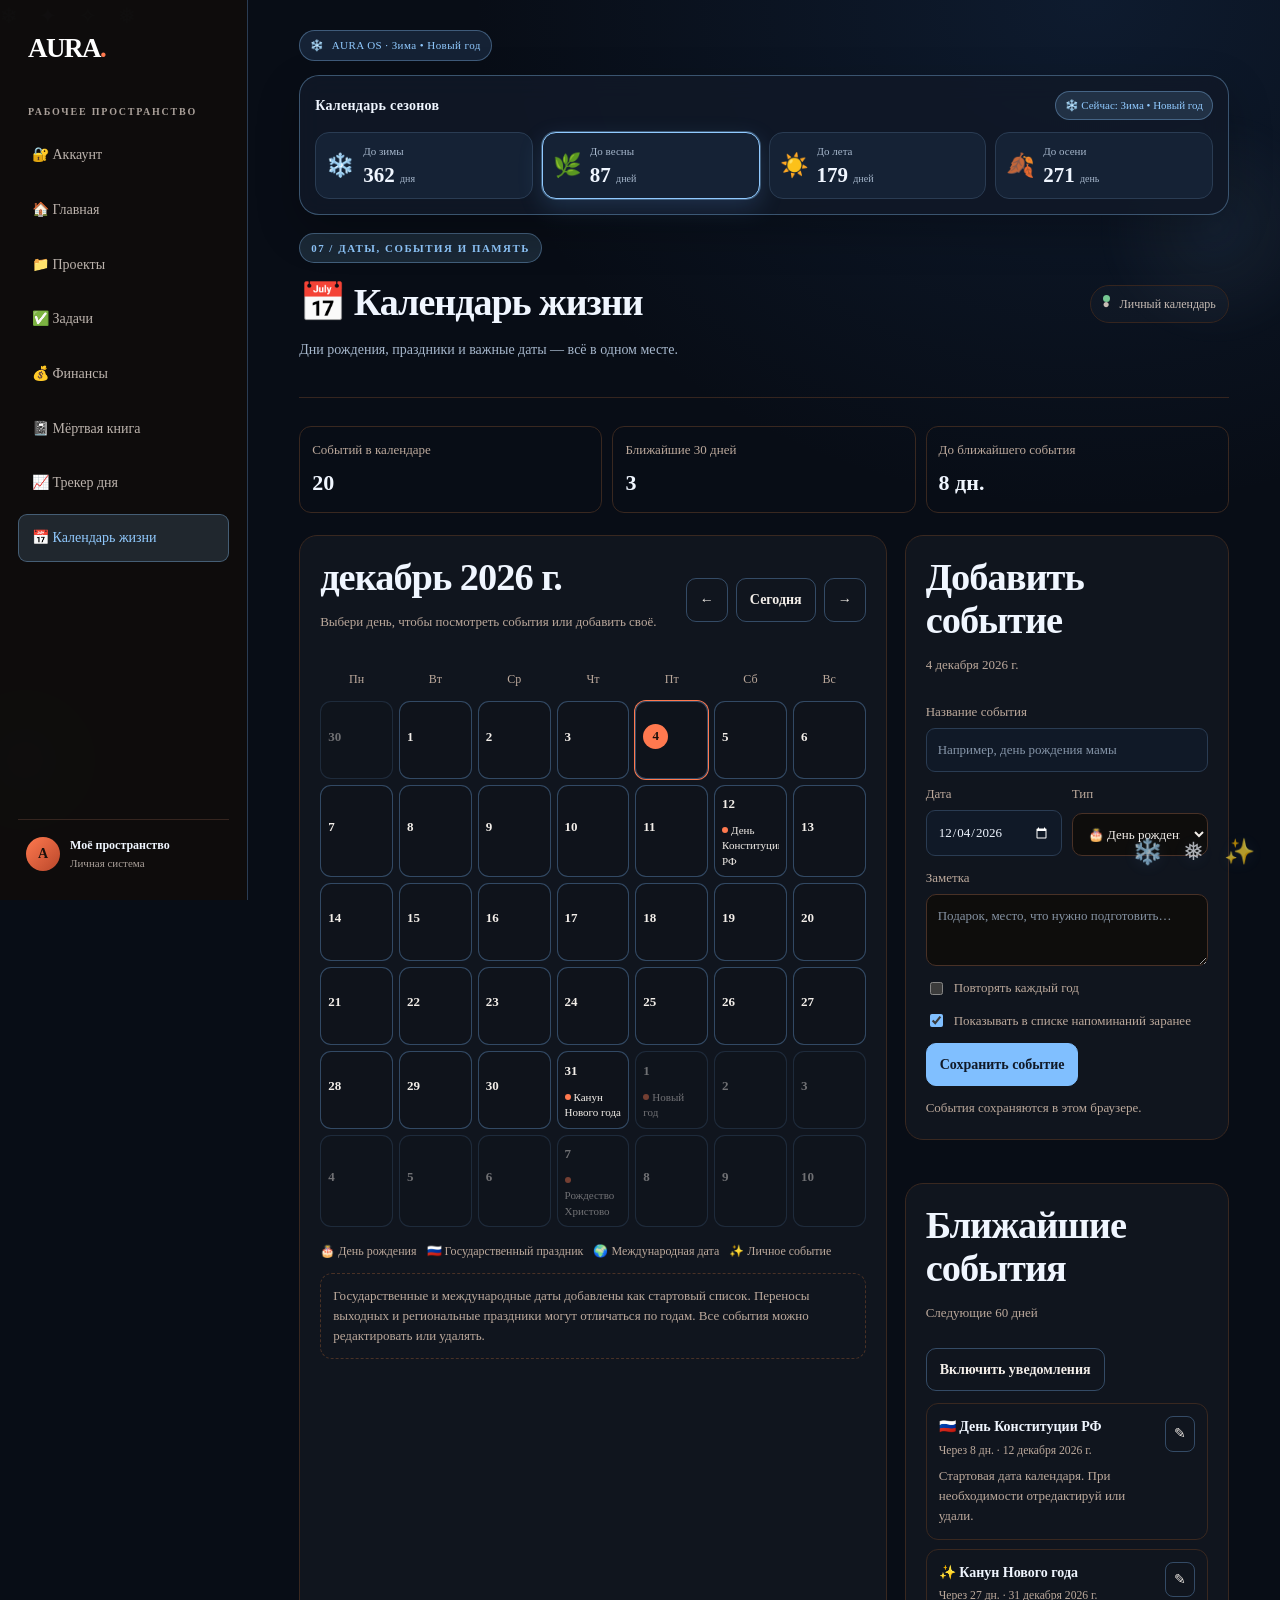
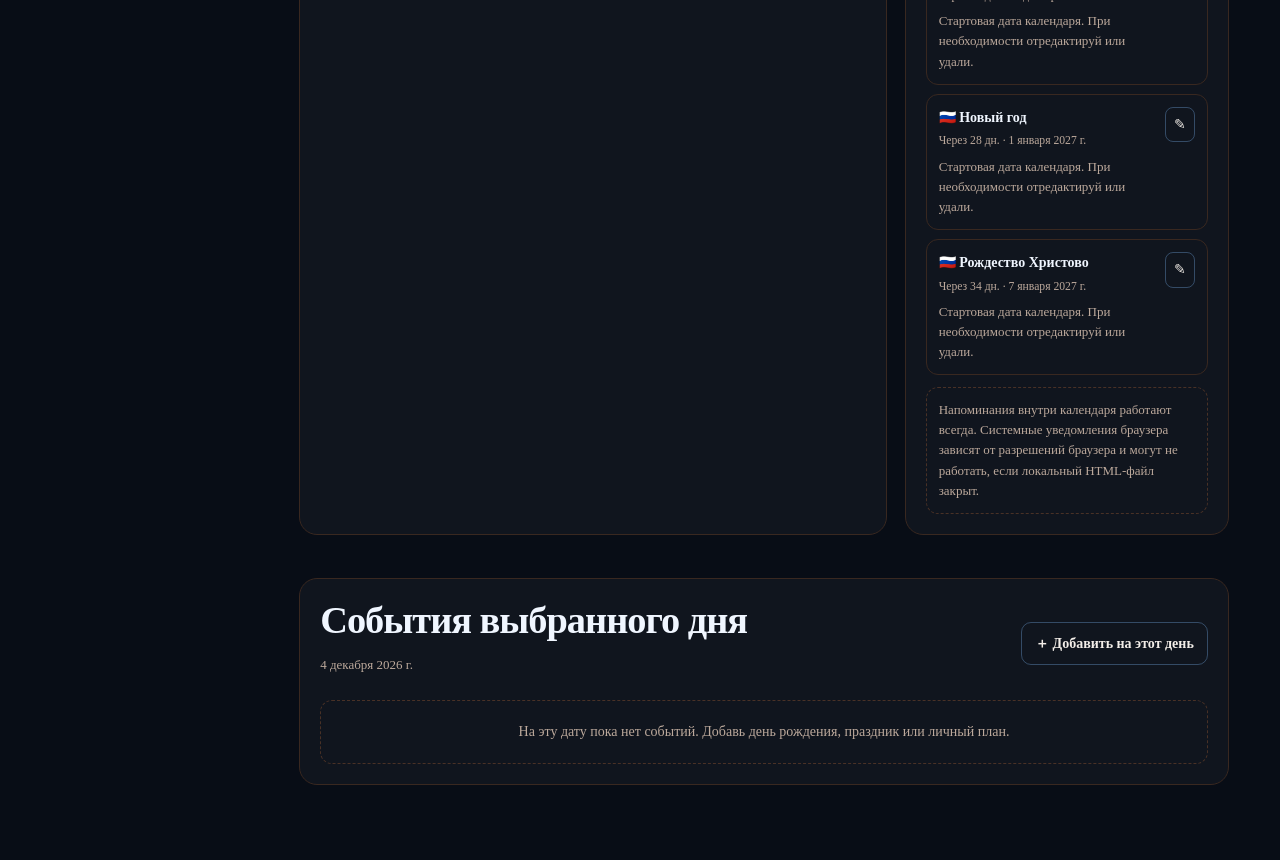
<file: pages/calendar.html>
<!doctype html>
<html lang="ru"><head><meta charset="utf-8"><meta name="viewport" content="width=device-width,initial-scale=1"><title>Календарь жизни — AURA OS</title>
<link rel="stylesheet" href="../css/main.css"><link rel="stylesheet" href="../css/seasonal-design.css">
<style>
.cal-layout{display:grid;grid-template-columns:minmax(0,1.45fr) minmax(280px,.8fr);gap:18px;margin-top:22px}.cal-card{background:var(--card-bg,rgba(255,255,255,.035));border:1px solid var(--border-color,#392820);border-radius:18px;padding:20px;min-width:0}.cal-head{display:flex;justify-content:space-between;align-items:center;gap:12px;flex-wrap:wrap}.cal-actions{display:flex;gap:8px;align-items:center}.cal-btn{border:1px solid var(--border-color,#493126);border-radius:10px;padding:10px 13px;background:var(--accent,#ff7048);color:#1b100b;font-weight:750;cursor:pointer}.cal-btn.secondary{background:transparent;color:var(--text,#fff)}.cal-grid{display:grid;grid-template-columns:repeat(7,minmax(0,1fr));gap:6px;margin-top:18px}.weekday{text-align:center;color:var(--text-muted,#bca99c);font-size:12px;padding:7px 0}.day{min-height:78px;border:1px solid var(--border-color,#392820);border-radius:11px;padding:7px;background:rgba(0,0,0,.08);cursor:pointer;color:var(--text,#fff);text-align:left;position:relative;min-width:0}.day:hover,.day.selected{border-color:var(--accent,#ff7048);box-shadow:0 0 0 1px var(--accent,#ff7048)}.day.other{opacity:.42}.day.today .day-num{background:var(--accent,#ff7048);color:#1b100b;border-radius:50%;display:inline-flex;align-items:center;justify-content:center;width:25px;height:25px}.day-num{font-weight:750;font-size:13px}.event-dots{display:flex;flex-wrap:wrap;gap:3px;margin-top:8px}.event-dot{font-size:11px;line-height:1.4;max-width:100%;overflow:hidden}.event-dot b{display:inline-block;width:6px;height:6px;border-radius:50%;background:var(--accent,#ff7048);margin:0 3px 1px 0}.cal-legend{display:flex;flex-wrap:wrap;gap:10px;color:var(--text-muted,#bca99c);font-size:12px;margin-top:15px}.cal-form{display:grid;gap:12px;margin-top:14px}.cal-form label{display:grid;gap:6px;color:var(--text-muted,#bca99c);font-size:13px}.cal-form input,.cal-form select,.cal-form textarea{width:100%;box-sizing:border-box;border:1px solid var(--border-color,#493126);border-radius:10px;background:var(--input-bg,#0e0d0c);color:var(--text,#fff);padding:11px;font:inherit}.cal-form textarea{min-height:72px;resize:vertical}.form-two{display:grid;grid-template-columns:1fr 1fr;gap:10px}.checkline{display:flex!important;align-items:center;gap:8px!important}.checkline input{width:auto}.event-list{display:grid;gap:9px;margin-top:12px}.event-item{border:1px solid var(--border-color,#392820);border-radius:12px;padding:12px;display:grid;grid-template-columns:1fr auto;gap:10px}.event-item strong{display:block}.event-item small{display:block;color:var(--text-muted,#bca99c);margin-top:4px}.event-item p{margin:6px 0 0;color:var(--text-muted,#bca99c);font-size:13px;white-space:pre-wrap}.event-tools{display:flex;gap:6px;align-items:flex-start}.event-tools button{border:1px solid var(--border-color,#493126);background:transparent;color:var(--text,#fff);border-radius:8px;padding:6px 8px;cursor:pointer}.notice{border:1px dashed var(--border-color,#493126);border-radius:12px;padding:12px;color:var(--text-muted,#bca99c);font-size:13px;margin-top:12px}.cal-stats{display:grid;grid-template-columns:repeat(3,minmax(0,1fr));gap:10px;margin-top:16px}.cal-stat{border:1px solid var(--border-color,#392820);border-radius:12px;padding:12px}.cal-stat strong{display:block;font-size:22px;margin-top:5px}.cal-muted{color:var(--text-muted,#bca99c);font-size:13px}.empty{padding:20px;text-align:center;border:1px dashed var(--border-color,#493126);border-radius:12px;color:var(--text-muted,#bca99c)}@media(max-width:950px){.cal-layout{grid-template-columns:1fr}}@media(max-width:560px){.cal-card{padding:12px}.day{min-height:57px;padding:4px}.event-dot{font-size:9px}.cal-grid{gap:3px}.form-two,.cal-stats{grid-template-columns:1fr}.event-item{grid-template-columns:1fr}}
</style></head><body data-aura-page="calendar"><div class="app"><aside class="sidebar"><div class="logo">AURA<span>.</span></div><p class="sidebar-label">РАБОЧЕЕ ПРОСТРАНСТВО</p><nav>
                <a class="nav-link" href="../auth.html">🔐 Аккаунт</a>
<a class="nav-link" href="../index.html">🏠 Главная</a><a class="nav-link" href="projects.html">📁 Проекты</a><a class="nav-link" href="tasks.html">✅ Задачи</a><a class="nav-link" href="finance.html">💰 Финансы</a><a class="nav-link" href="dead-book.html">📓 Мёртвая книга</a><a class="nav-link" href="day-tracker.html">📈 Трекер дня</a><a class="nav-link active" href="calendar.html">📅 Календарь жизни</a>
</nav><div class="sidebar-bottom"><div class="avatar">A</div><div><strong>Моё пространство</strong><small>Личная система</small></div></div></aside>
<main class="main"><div class="topbar"><div><span class="eyebrow page-identity">07 / ДАТЫ, СОБЫТИЯ И ПАМЯТЬ</span><h1>📅 Календарь жизни</h1><p>Дни рождения, праздники и важные даты — всё в одном месте.</p></div><div class="status"><span>●</span> Личный календарь</div></div>
<div class="cal-stats"><div class="cal-stat"><span class="cal-muted">Событий в календаре</span><strong id="totalEvents">0</strong></div><div class="cal-stat"><span class="cal-muted">Ближайшие 30 дней</span><strong id="upcomingCount">0</strong></div><div class="cal-stat"><span class="cal-muted">До ближайшего события</span><strong id="nextEvent">—</strong></div></div>
<div class="cal-layout"><section class="cal-card"><div class="cal-head"><div><h2 id="monthTitle" style="margin:0">Месяц</h2><p class="cal-muted">Выбери день, чтобы посмотреть события или добавить своё.</p></div><div class="cal-actions"><button class="cal-btn secondary" id="prevMonth" aria-label="Предыдущий месяц">←</button><button class="cal-btn secondary" id="todayBtn">Сегодня</button><button class="cal-btn secondary" id="nextMonth" aria-label="Следующий месяц">→</button></div></div><div class="cal-grid" id="calendarGrid"></div><div class="cal-legend"><span>🎂 День рождения</span><span>🇷🇺 Государственный праздник</span><span>🌍 Международная дата</span><span>✨ Личное событие</span></div><div class="notice">Государственные и международные даты добавлены как стартовый список. Переносы выходных и региональные праздники могут отличаться по годам. Все события можно редактировать или удалять.</div></section>
<div style="display:grid;gap:18px;align-content:start"><section class="cal-card"><div class="cal-head"><div><h2 style="margin:0">Добавить событие</h2><p class="cal-muted" id="formDateLabel">Выбранная дата</p></div></div><form class="cal-form" id="eventForm"><label>Название события<input id="eventTitle" required maxlength="100" placeholder="Например, день рождения мамы"></label><div class="form-two"><label>Дата<input id="eventDate" type="date" required></label><label>Тип<select id="eventType"><option value="birthday">🎂 День рождения</option><option value="holiday">🇷🇺 Государственный праздник</option><option value="international">🌍 Международная дата</option><option value="personal">✨ Личное событие</option><option value="study">📚 Учёба / работа</option></select></label></div><label>Заметка<textarea id="eventNote" maxlength="1000" placeholder="Подарок, место, что нужно подготовить…"></textarea></label><label class="checkline"><input type="checkbox" id="eventRepeat"> Повторять каждый год</label><label class="checkline"><input type="checkbox" id="eventReminder" checked> Показывать в списке напоминаний заранее</label><div class="cal-actions"><button class="cal-btn" type="submit" id="saveEventBtn">Сохранить событие</button><button class="cal-btn secondary" type="button" id="cancelEdit" hidden>Отмена</button></div><div class="cal-muted" id="formStatus" aria-live="polite">События сохраняются в этом браузере.</div></form></section><section class="cal-card"><div class="cal-head"><div><h2 style="margin:0">Ближайшие события</h2><p class="cal-muted">Следующие 60 дней</p></div><button class="cal-btn secondary" id="enableNotifications" type="button">Включить уведомления</button></div><div class="event-list" id="upcomingList"></div><div class="notice">Напоминания внутри календаря работают всегда. Системные уведомления браузера зависят от разрешений браузера и могут не работать, если локальный HTML-файл закрыт.</div></section></div></div>
<section class="cal-card" style="margin-top:18px"><div class="cal-head"><div><h2 style="margin:0">События выбранного дня</h2><p class="cal-muted" id="selectedDateLabel"></p></div><button class="cal-btn secondary" id="addForSelected">＋ Добавить на этот день</button></div><div class="event-list" id="selectedEvents"></div></section>
</main></div><script src="../js/seasonal-theme.js"></script><script>
(()=>{'use strict';const KEY='aura-os-life-calendar-v1';const $=id=>document.getElementById(id);const pad=n=>String(n).padStart(2,'0');const iso=d=>`${d.getFullYear()}-${pad(d.getMonth()+1)}-${pad(d.getDate())}`;const parse=s=>new Date(s+'T12:00:00');const pretty=s=>parse(s).toLocaleDateString('ru-RU',{day:'numeric',month:'long',year:'numeric'});const esc=s=>String(s??'').replace(/[&<>"']/g,c=>({'&':'&amp;','<':'&lt;','>':'&gt;','"':'&quot;',"'":'&#39;'}[c]));const typeIcon={birthday:'🎂',holiday:'🇷🇺',international:'🌍',personal:'✨',study:'📚'};const typeName={birthday:'День рождения',holiday:'Государственный праздник',international:'Международная дата',personal:'Личное событие',study:'Учёба / работа'};let events=load();let view=new Date();view.setDate(1);let selected=iso(new Date());let editing=null;
function load(){try{const x=JSON.parse(localStorage.getItem(KEY)||'null');if(Array.isArray(x))return x}catch{}return seedHolidays()}function save(){localStorage.setItem(KEY,JSON.stringify(events))}function seedHolidays(){const y=new Date().getFullYear();const rows=[['01-01','Новый год','holiday',true],['01-07','Рождество Христово','holiday',true],['02-14','День всех влюблённых','international',true],['02-23','День защитника Отечества','holiday',true],['03-08','Международный женский день','holiday',true],['03-20','Международный день счастья','international',true],['04-01','День смеха','international',true],['04-12','День космонавтики','international',true],['05-01','Праздник Весны и Труда','holiday',true],['05-09','День Победы','holiday',true],['06-01','День защиты детей','international',true],['06-12','День России','holiday',true],['06-21','Международный день йоги','international',true],['07-08','День семьи, любви и верности','holiday',true],['09-01','День знаний','holiday',true],['10-01','Международный день пожилых людей','international',true],['10-31','Хэллоуин','international',true],['11-04','День народного единства','holiday',true],['12-12','День Конституции РФ','holiday',true],['12-31','Канун Нового года','personal',true]];return rows.map((r,i)=>({id:'seed-'+i,title:r[1],date:`${y}-${r[0]}`,type:r[2],note:'Стартовая дата календаря. При необходимости отредактируй или удали.',repeatYearly:true,reminder:true,seed:true}))}function effectiveDate(e,year){if(e.repeatYearly)return `${year}-${e.date.slice(5)}`;return e.date}function occurrences(start,end){const out=[];const startDate=parse(start),endDate=parse(end);for(const e of events){if(e.repeatYearly){for(let y=startDate.getFullYear();y<=endDate.getFullYear();y++){let date=effectiveDate(e,y);if(date>=start&&date<=end)out.push({...e,occurrenceDate:date})}}else if(e.date>=start&&e.date<=end)out.push({...e,occurrenceDate:e.date})}return out.sort((a,b)=>a.occurrenceDate.localeCompare(b.occurrenceDate)||a.title.localeCompare(b.title))}function monthStart(){return new Date(view.getFullYear(),view.getMonth(),1)}function renderCalendar(){const y=view.getFullYear(),m=view.getMonth();$('monthTitle').textContent=view.toLocaleDateString('ru-RU',{month:'long',year:'numeric'});let html=['Пн','Вт','Ср','Чт','Пт','Сб','Вс'].map(x=>`<div class="weekday">${x}</div>`).join('');const first=new Date(y,m,1);let offset=(first.getDay()+6)%7;const start=new Date(y,m,1-offset);const today=iso(new Date());for(let i=0;i<42;i++){const d=new Date(start);d.setDate(start.getDate()+i);const key=iso(d);const ev=occurrences(key,key);html+=`<button type="button" class="day ${d.getMonth()!==m?'other':''} ${key===today?'today':''} ${key===selected?'selected':''}" data-day="${key}"><span class="day-num">${d.getDate()}</span><div class="event-dots">${ev.slice(0,3).map(e=>`<span class="event-dot" title="${esc(e.title)}"><b></b>${esc(e.title)}</span>`).join('')}${ev.length>3?`<span class="event-dot">+${ev.length-3}</span>`:''}</div></button>`} $('calendarGrid').innerHTML=html;document.querySelectorAll('[data-day]').forEach(b=>b.addEventListener('click',()=>{selected=b.dataset.day;renderCalendar();renderSelected();$('eventDate').value=selected;$('formDateLabel').textContent=pretty(selected)}))}function renderSelected(){const ev=occurrences(selected,selected);$('selectedDateLabel').textContent=pretty(selected);$('formDateLabel').textContent=pretty(selected);$('selectedEvents').innerHTML=ev.length?ev.map(eventHTML).join(''):'<div class="empty">На эту дату пока нет событий. Добавь день рождения, праздник или личный план.</div>';wireEventButtons()}function eventHTML(e){return `<article class="event-item"><div><strong>${typeIcon[e.type]||'✨'} ${esc(e.title)}</strong><small>${pretty(e.occurrenceDate||e.date)} · ${esc(typeName[e.type]||'Событие')}${e.repeatYearly?' · каждый год':''}</small>${e.note?`<p>${esc(e.note)}</p>`:''}</div><div class="event-tools"><button type="button" data-edit="${esc(e.id)}" title="Редактировать">✎</button><button type="button" data-delete="${esc(e.id)}" title="Удалить">×</button></div></article>`}function wireEventButtons(){document.querySelectorAll('[data-edit]').forEach(b=>b.onclick=()=>editEvent(b.dataset.edit));document.querySelectorAll('[data-delete]').forEach(b=>b.onclick=()=>deleteEvent(b.dataset.delete))}function editEvent(id){const e=events.find(x=>x.id===id);if(!e)return;editing=id;$('eventTitle').value=e.title;$('eventDate').value=e.date;$('eventType').value=e.type;$('eventNote').value=e.note||'';$('eventRepeat').checked=!!e.repeatYearly;$('eventReminder').checked=e.reminder!==false;$('saveEventBtn').textContent='Сохранить изменения';$('cancelEdit').hidden=false;$('formStatus').textContent='Редактирование события';document.querySelector('.cal-form').scrollIntoView({behavior:'smooth',block:'center'})}function resetForm(){editing=null;$('eventForm').reset();$('eventDate').value=selected;$('eventReminder').checked=true;$('saveEventBtn').textContent='Сохранить событие';$('cancelEdit').hidden=true;$('formStatus').textContent='События сохраняются в этом браузере.'}function deleteEvent(id){const e=events.find(x=>x.id===id);if(!e)return;if(!confirm(`Удалить событие «${e.title}»?`))return;events=events.filter(x=>x.id!==id);save();renderAll()}function renderUpcoming(){const now=iso(new Date()),endDate=new Date();endDate.setDate(endDate.getDate()+60);const list=occurrences(now,iso(endDate)).filter(e=>e.reminder!==false);$('upcomingList').innerHTML=list.length?list.slice(0,15).map(e=>{const delta=Math.round((parse(e.occurrenceDate)-parse(now))/86400000);const when=delta===0?'Сегодня':delta===1?'Завтра':`Через ${delta} дн.`;return `<article class="event-item"><div><strong>${typeIcon[e.type]||'✨'} ${esc(e.title)}</strong><small>${when} · ${pretty(e.occurrenceDate)}</small>${e.note?`<p>${esc(e.note)}</p>`:''}</div><div class="event-tools"><button type="button" data-edit="${esc(e.id)}">✎</button></div></article>`}).join(''):'<div class="empty">В ближайшие 60 дней нет событий с напоминанием.</div>';wireEventButtons();$('totalEvents').textContent=events.length;const end30=new Date();end30.setDate(end30.getDate()+30);$('upcomingCount').textContent=occurrences(now,iso(end30)).length;const next=occurrences(now,iso(endDate))[0];if(next){const n=Math.round((parse(next.occurrenceDate)-parse(now))/86400000);$('nextEvent').textContent=n===0?'Сегодня':n===1?'Завтра':n+' дн.'}else $('nextEvent').textContent='—'}function renderAll(){renderCalendar();renderSelected();renderUpcoming()}$('eventForm').addEventListener('submit',e=>{e.preventDefault();const item={id:editing||('event-'+Date.now()+'-'+Math.random().toString(36).slice(2,7)),title:$('eventTitle').value.trim(),date:$('eventDate').value,type:$('eventType').value,note:$('eventNote').value.trim(),repeatYearly:$('eventRepeat').checked,reminder:$('eventReminder').checked};if(!item.title||!item.date)return;if(editing){const idx=events.findIndex(x=>x.id===editing);if(idx>=0)events[idx]={...events[idx],...item}}else events.push(item);selected=item.date;view=new Date(selected+'T12:00:00');view.setDate(1);save();resetForm();renderAll();$('formStatus').textContent='Событие сохранено.'});$('cancelEdit').addEventListener('click',resetForm);$('prevMonth').onclick=()=>{view.setMonth(view.getMonth()-1);renderCalendar()};$('nextMonth').onclick=()=>{view.setMonth(view.getMonth()+1);renderCalendar()};$('todayBtn').onclick=()=>{const d=new Date();view=new Date(d.getFullYear(),d.getMonth(),1);selected=iso(d);resetForm();renderAll()};$('addForSelected').onclick=()=>{$('eventDate').value=selected;$('eventTitle').focus();$('formDateLabel').textContent=pretty(selected);document.querySelector('.cal-form').scrollIntoView({behavior:'smooth',block:'center'})};$('enableNotifications').onclick=async()=>{if(!('Notification'in window)){alert('Этот браузер не поддерживает системные уведомления. Список ближайших событий всё равно работает.');return}try{const permission=await Notification.requestPermission();if(permission==='granted'){new Notification('AURA-OS · Календарь жизни',{body:'Уведомления разрешены. Ближайшие события отображаются в календаре.'});$('enableNotifications').textContent='Уведомления включены'}else alert('Разрешение не выдано. Ближайшие события останутся видны внутри календаря.')}catch{alert('Системные уведомления недоступны для этого локального файла.')}};selected=iso(new Date());$('eventDate').value=selected;renderAll();})();
</script></body></html>
</file>
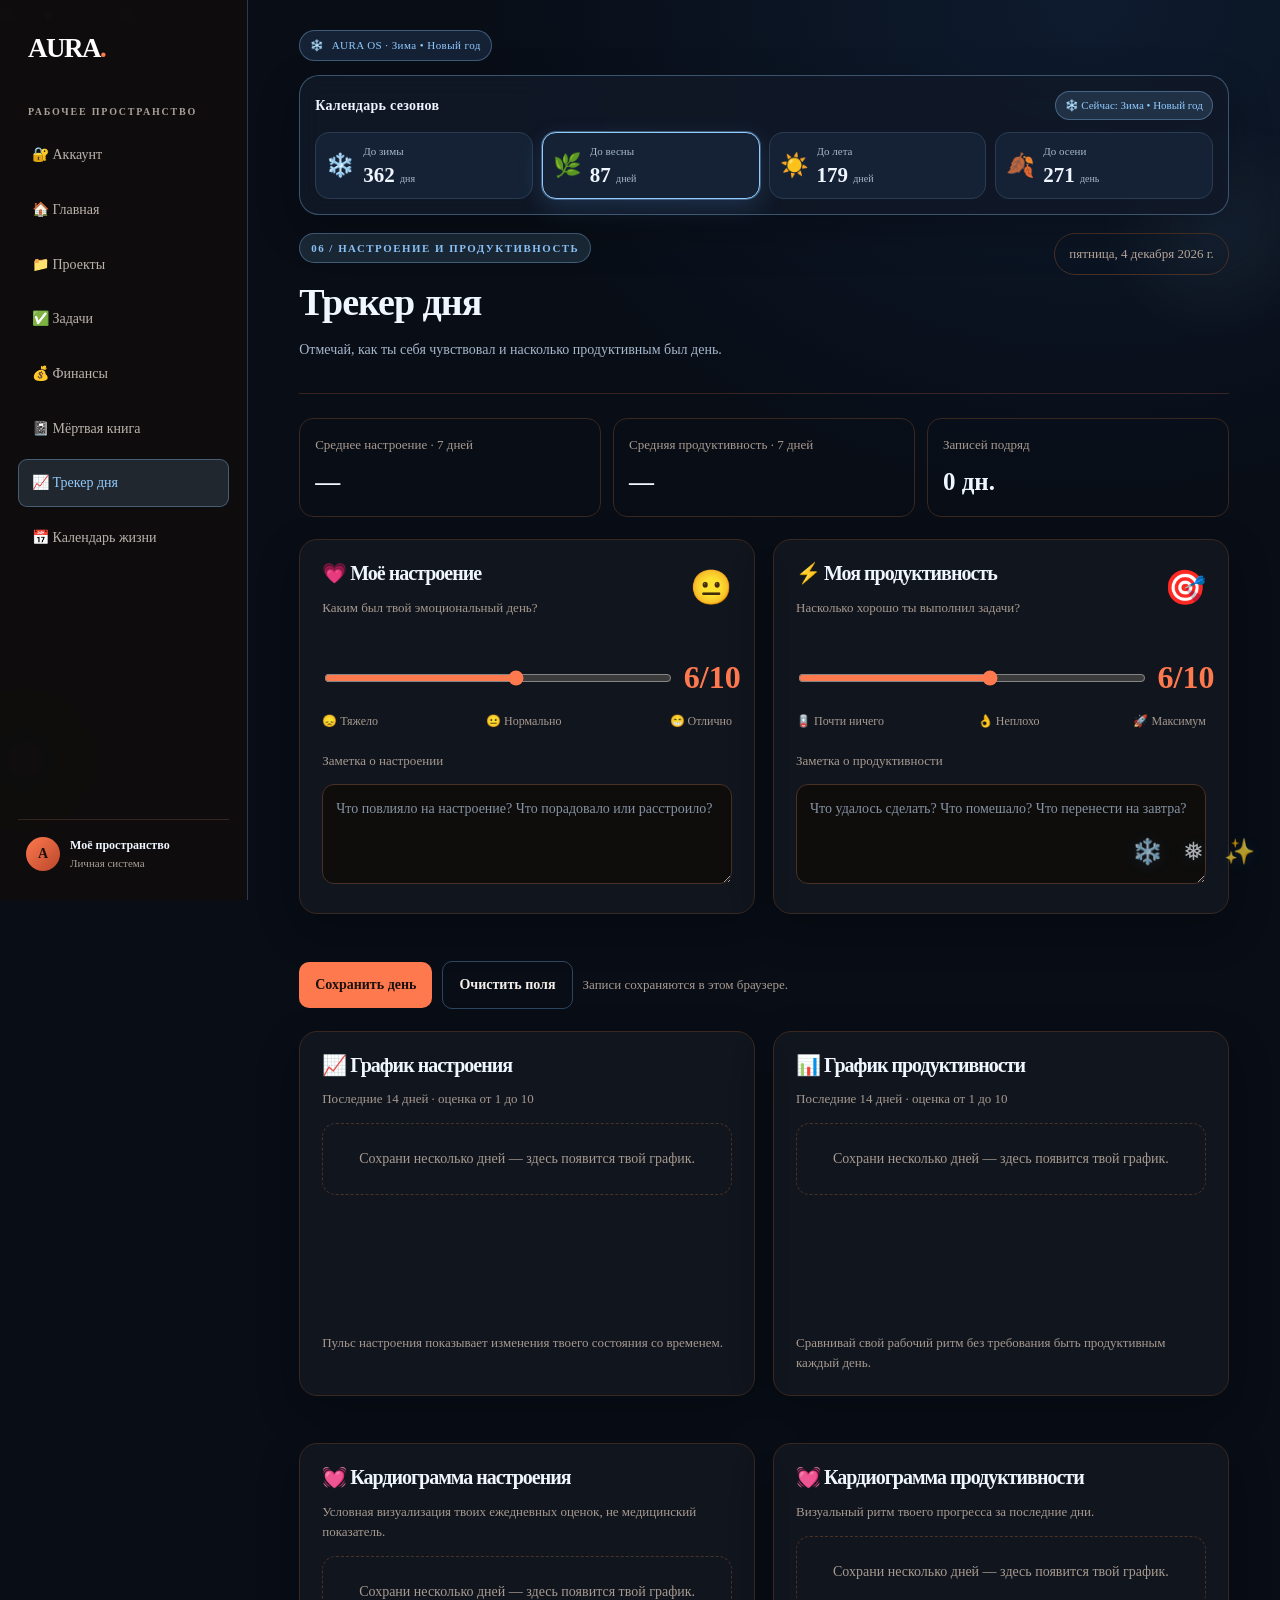
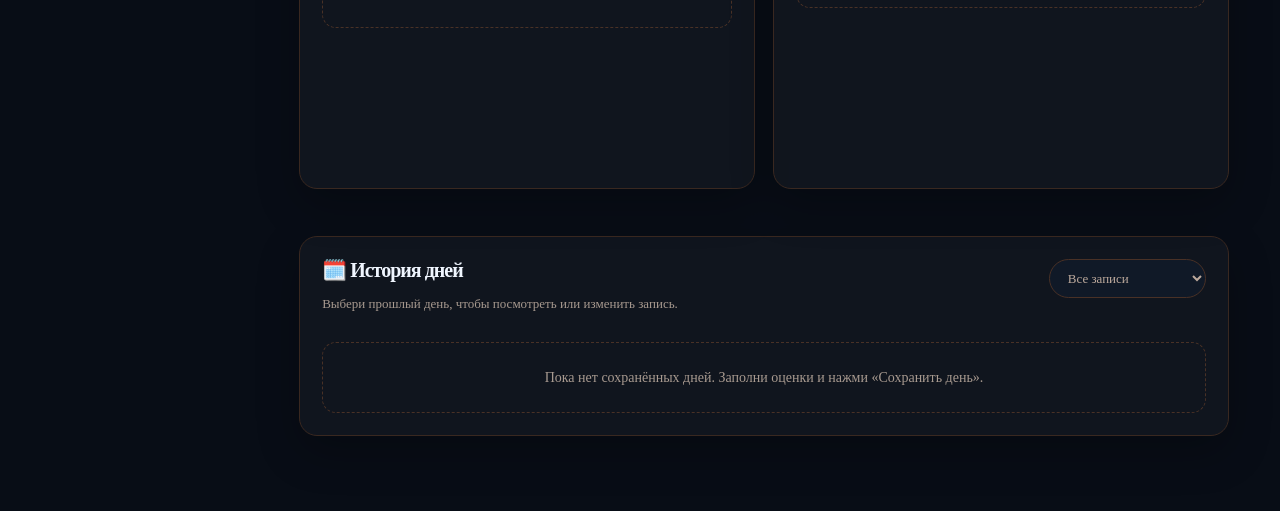
<file: pages/day-tracker.html>
<!doctype html>
<html lang="ru"><head><meta charset="utf-8"><meta name="viewport" content="width=device-width,initial-scale=1"><title>Трекер дня — AURA OS</title>
<link rel="stylesheet" href="../css/main.css"><link rel="stylesheet" href="../css/seasonal-design.css">
<style>
.tracker-head{display:flex;justify-content:space-between;align-items:flex-start;gap:18px;flex-wrap:wrap}.date-pill,.mini-pill{border:1px solid var(--border-color, #493126);border-radius:999px;padding:10px 14px;color:var(--text-muted,#bca99c);font-size:13px}.tracker-grid{display:grid;grid-template-columns:repeat(2,minmax(0,1fr));gap:18px;margin:22px 0}.tracker-card{background:var(--card-bg,rgba(255,255,255,.035));border:1px solid var(--border-color,#392820);border-radius:18px;padding:22px;min-width:0}.tracker-card h2{margin:0 0 8px;font-size:20px}.muted{color:var(--text-muted,#a89a90);font-size:13px}.score-row{display:flex;align-items:center;gap:10px;margin:22px 0 10px}.score-row input{width:100%;accent-color:var(--accent,#ff7048)}.score-number{font-size:32px;font-weight:800;min-width:48px;text-align:right;color:var(--accent,#ff7048)}.scale-labels{display:flex;justify-content:space-between;color:var(--text-muted,#a89a90);font-size:12px}.mood-face{font-size:34px}.tracker-note{width:100%;min-height:100px;resize:vertical;background:var(--input-bg,#0e0d0c);color:var(--text,#fff);border:1px solid var(--border-color,#493126);border-radius:12px;padding:13px;font:inherit;box-sizing:border-box}.tracker-actions{display:flex;gap:10px;align-items:center;flex-wrap:wrap;margin-top:14px}.tracker-btn{border:0;border-radius:10px;padding:12px 16px;font-weight:700;cursor:pointer;background:var(--accent,#ff7048);color:#1b100b}.tracker-btn.secondary{background:transparent;color:var(--text,#fff);border:1px solid var(--border-color,#493126)}.chart-wrap{height:210px;margin-top:14px}.chart-wrap svg{width:100%;height:100%;overflow:visible}.chart-gridline{stroke:var(--border-color,#392820);stroke-width:1;stroke-dasharray:4 5}.chart-line{fill:none;stroke:var(--accent,#ff7048);stroke-width:3;stroke-linecap:round;stroke-linejoin:round}.chart-area{fill:var(--accent,#ff7048);opacity:.12}.chart-dot{fill:var(--accent,#ff7048);stroke:var(--card-bg,#171311);stroke-width:2}.pulse-card .chart-line{stroke:#ff6b79}.pulse-card .chart-area{fill:#ff6b79}.stats-row{display:grid;grid-template-columns:repeat(3,minmax(0,1fr));gap:12px;margin:18px 0}.stat-box{border:1px solid var(--border-color,#392820);border-radius:14px;padding:15px}.stat-box strong{display:block;font-size:25px;margin-top:7px}.history-list{display:grid;gap:10px;margin-top:14px}.history-item{display:grid;grid-template-columns:100px 1fr auto;gap:12px;align-items:center;padding:14px;border:1px solid var(--border-color,#392820);border-radius:12px}.history-item p{margin:4px 0 0;color:var(--text-muted,#a89a90);font-size:13px;white-space:pre-wrap}.history-scores{font-size:12px;color:var(--text-muted,#bca99c);text-align:right}.empty{padding:24px;text-align:center;border:1px dashed var(--border-color,#493126);border-radius:14px;color:var(--text-muted,#a89a90)}@media(max-width:900px){.tracker-grid{grid-template-columns:1fr}.stats-row{grid-template-columns:1fr 1fr}}@media(max-width:560px){.stats-row{grid-template-columns:1fr}.history-item{grid-template-columns:1fr}.history-scores{text-align:left}}
</style></head><body data-aura-page="day-tracker"><div class="app"><aside class="sidebar"><div class="logo">AURA<span>.</span></div><p class="sidebar-label">РАБОЧЕЕ ПРОСТРАНСТВО</p><nav>
                <a class="nav-link" href="../auth.html">🔐 Аккаунт</a>
<a class="nav-link" href="../index.html">🏠 Главная</a><a class="nav-link" href="projects.html">📁 Проекты</a><a class="nav-link" href="tasks.html">✅ Задачи</a><a class="nav-link" href="finance.html">💰 Финансы</a><a class="nav-link" href="dead-book.html">📓 Мёртвая книга</a><a class="nav-link active" href="day-tracker.html">📈 Трекер дня</a><a class="nav-link" href="calendar.html">📅 Календарь жизни</a>
</nav><div class="sidebar-bottom"><div class="avatar">A</div><div><strong>Моё пространство</strong><small>Личная система</small></div></div></aside>
<main class="main"><div class="topbar tracker-head"><div><span class="eyebrow page-identity">06 / НАСТРОЕНИЕ И ПРОДУКТИВНОСТЬ</span><h1>Трекер дня</h1><p>Отмечай, как ты себя чувствовал и насколько продуктивным был день.</p></div><div class="date-pill" id="todayLabel"></div></div>
<div class="stats-row"><div class="stat-box"><span class="muted">Среднее настроение · 7 дней</span><strong id="avgMood">—</strong></div><div class="stat-box"><span class="muted">Средняя продуктивность · 7 дней</span><strong id="avgProductivity">—</strong></div><div class="stat-box"><span class="muted">Записей подряд</span><strong id="streak">0</strong></div></div>
<div class="tracker-grid"><section class="tracker-card"><div class="tracker-head"><div><h2>💗 Моё настроение</h2><p class="muted">Каким был твой эмоциональный день?</p></div><div class="mood-face" id="moodFace">🙂</div></div><div class="score-row"><input id="mood" type="range" min="1" max="10" value="6"><div class="score-number" id="moodValue">6/10</div></div><div class="scale-labels"><span>😞 Тяжело</span><span>😐 Нормально</span><span>😁 Отлично</span></div><p class="muted" style="margin-top:20px">Заметка о настроении</p><textarea id="moodNote" class="tracker-note" placeholder="Что повлияло на настроение? Что порадовало или расстроило?"></textarea></section>
<section class="tracker-card"><div class="tracker-head"><div><h2>⚡ Моя продуктивность</h2><p class="muted">Насколько хорошо ты выполнил задачи?</p></div><div class="mood-face">🎯</div></div><div class="score-row"><input id="productivity" type="range" min="1" max="10" value="6"><div class="score-number" id="productivityValue">6/10</div></div><div class="scale-labels"><span>🪫 Почти ничего</span><span>👌 Неплохо</span><span>🚀 Максимум</span></div><p class="muted" style="margin-top:20px">Заметка о продуктивности</p><textarea id="productivityNote" class="tracker-note" placeholder="Что удалось сделать? Что помешало? Что перенести на завтра?"></textarea></section></div>
<div class="tracker-actions"><button class="tracker-btn" id="saveDay">Сохранить день</button><button class="tracker-btn secondary" id="clearForm">Очистить поля</button><span class="muted" id="saveStatus">Записи сохраняются в этом браузере.</span></div>
<div class="tracker-grid"><section class="tracker-card"><h2>📈 График настроения</h2><p class="muted">Последние 14 дней · оценка от 1 до 10</p><div class="chart-wrap" id="moodChart"></div><div class="muted">Пульс настроения показывает изменения твоего состояния со временем.</div></section><section class="tracker-card"><h2>📊 График продуктивности</h2><p class="muted">Последние 14 дней · оценка от 1 до 10</p><div class="chart-wrap" id="productivityChart"></div><div class="muted">Сравнивай свой рабочий ритм без требования быть продуктивным каждый день.</div></section></div>
<div class="tracker-grid"><section class="tracker-card pulse-card"><h2>💓 Кардиограмма настроения</h2><p class="muted">Условная визуализация твоих ежедневных оценок, не медицинский показатель.</p><div class="chart-wrap" id="moodPulse"></div></section><section class="tracker-card pulse-card"><h2>💓 Кардиограмма продуктивности</h2><p class="muted">Визуальный ритм твоего прогресса за последние дни.</p><div class="chart-wrap" id="productivityPulse"></div></section></div>
<section class="tracker-card"><div class="tracker-head"><div><h2>🗓️ История дней</h2><p class="muted">Выбери прошлый день, чтобы посмотреть или изменить запись.</p></div><select id="historyFilter" class="date-pill"><option value="all">Все записи</option><option value="7">Последние 7 дней</option><option value="30">Последние 30 дней</option></select></div><div class="history-list" id="historyList"></div></section>
</main></div><script src="../js/seasonal-theme.js"></script><script>
(()=>{const KEY='aura-os-day-tracker-v1';const $=id=>document.getElementById(id);const today=()=>{const d=new Date();return `${d.getFullYear()}-${String(d.getMonth()+1).padStart(2,'0')}-${String(d.getDate()).padStart(2,'0')}`};const pretty=s=>new Date(s+'T12:00:00').toLocaleDateString('ru-RU',{day:'numeric',month:'short',year:'numeric'});let entries=load();let selected=today();$('todayLabel').textContent=new Date().toLocaleDateString('ru-RU',{weekday:'long',day:'numeric',month:'long',year:'numeric'});function load(){try{return JSON.parse(localStorage.getItem(KEY)||'{}')}catch{return {}}}function persist(){localStorage.setItem(KEY,JSON.stringify(entries))}function current(){return entries[selected]||{mood:6,productivity:6,moodNote:'',productivityNote:''}}function setForm(e){$('mood').value=e.mood;$('productivity').value=e.productivity;$('moodNote').value=e.moodNote||'';$('productivityNote').value=e.productivityNote||'';updateSliders()}function updateSliders(){let m=+$('mood').value,p=+$('productivity').value;$('moodValue').textContent=m+'/10';$('productivityValue').textContent=p+'/10';$('moodFace').textContent=m<=2?'😞':m<=4?'🙁':m<=6?'😐':m<=8?'🙂':'😁'}function save(){entries[selected]={mood:+$('mood').value,productivity:+$('productivity').value,moodNote:$('moodNote').value.trim(),productivityNote:$('productivityNote').value.trim(),updatedAt:new Date().toISOString()};persist();$('saveStatus').textContent='Сохранено: '+new Date().toLocaleTimeString('ru-RU',{hour:'2-digit',minute:'2-digit'});render();}function lastDays(n){let arr=[];for(let i=n-1;i>=0;i--){let d=new Date();d.setDate(d.getDate()-i);let key=`${d.getFullYear()}-${String(d.getMonth()+1).padStart(2,'0')}-${String(d.getDate()).padStart(2,'0')}`;arr.push({date:key,...(entries[key]||{})})}return arr}function svgChart(target,metric,pulse=false){let data=lastDays(14).filter(x=>x[metric]!=null);let vals=data.map(x=>x[metric]);let W=600,H=190,L=22,R=18,T=16,B=28;let x=i=>L+(W-L-R)*(data.length<=1?.5:i/(data.length-1));let y=v=>T+(10-v)*(H-T-B)/9;let pts=vals.map((v,i)=>[x(i),y(v)]);let path=pts.map((pt,i)=>(i?'L':'M')+pt[0].toFixed(1)+','+pt[1].toFixed(1)).join(' ');let area=path+(pts.length?' L'+pts[pts.length-1][0]+','+(H-B)+' L'+pts[0][0]+','+(H-B)+' Z':'');let grid=[1,3,5,7,9].map(v=>`<line class="chart-gridline" x1="${L}" y1="${y(v)}" x2="${W-R}" y2="${y(v)}"/>`).join('');let dots=pts.map(pt=>`<circle class="chart-dot" cx="${pt[0]}" cy="${pt[1]}" r="4"/>`).join('');if(pulse&&pts.length){let base=H/2;let wave=[];let count=Math.max(50,pts.length*16);for(let i=0;i<=count;i++){let xx=L+(W-L-R)*i/count;let near=Math.round(i/count*(pts.length-1));let score=vals[near]||5;let phase=i%16;let amp=(score-5)*1.8;let yy=base+Math.sin(i*.8)*3-amp;if(phase===6)yy=base+10;if(phase===7)yy=base-28-amp;if(phase===8)yy=base+15;wave.push((i?'L':'M')+xx.toFixed(1)+','+yy.toFixed(1))}path=wave.join(' ');area=''}$(target).innerHTML= data.length?`<svg viewBox="0 0 ${W} ${H}" role="img" aria-label="${metric==='mood'?'График настроения':'График продуктивности'}">${grid}${area?`<path class="chart-area" d="${area}"/>`:''}<path class="chart-line" d="${path}"/>${pulse?'':dots}<text x="${L}" y="${H-5}" fill="currentColor" font-size="11">${pretty(data[0].date)}</text><text x="${W-R}" y="${H-5}" text-anchor="end" fill="currentColor" font-size="11">${pretty(data[data.length-1].date)}</text></svg>`:'<div class="empty">Сохрани несколько дней — здесь появится твой график.</div>'}function render(){let d=lastDays(7).filter(x=>x.mood!=null);$('avgMood').textContent=d.length?(d.reduce((s,x)=>s+x.mood,0)/d.length).toFixed(1)+'/10':'—';let p=lastDays(7).filter(x=>x.productivity!=null);$('avgProductivity').textContent=p.length?(p.reduce((s,x)=>s+x.productivity,0)/p.length).toFixed(1)+'/10':'—';let streak=0;for(let x of lastDays(365).reverse()){if(x.mood==null&&x.productivity==null)break;streak++}$('streak').textContent=streak+' дн.';svgChart('moodChart','mood');svgChart('productivityChart','productivity');svgChart('moodPulse','mood',true);svgChart('productivityPulse','productivity',true);let days=Object.keys(entries).sort().reverse();let filter=$('historyFilter').value;if(filter!=='all'){let cutoff=new Date();cutoff.setDate(cutoff.getDate()-Number(filter));days=days.filter(k=>new Date(k+'T12:00:00')>=cutoff)}$('historyList').innerHTML=days.length?days.map(k=>{let e=entries[k];return `<div class="history-item"><strong>${pretty(k)}</strong><div><b>💗 ${e.mood}/10 · ⚡ ${e.productivity}/10</b><p>${esc(e.moodNote||'Без заметки о настроении')}<br>${esc(e.productivityNote||'Без заметки о продуктивности')}</p></div><div class="history-scores"><button class="tracker-btn secondary" data-edit="${k}">Открыть</button></div></div>`}).join(''):'<div class="empty">Пока нет сохранённых дней. Заполни оценки и нажми «Сохранить день».</div>';document.querySelectorAll('[data-edit]').forEach(b=>b.addEventListener('click',()=>{selected=b.dataset.edit;$('todayLabel').textContent=pretty(selected);setForm(current());window.scrollTo({top:0,behavior:'smooth'});$('saveStatus').textContent='Редактируешь запись за '+pretty(selected)}))}function esc(s){return String(s).replace(/[&<>"']/g,c=>({'&':'&amp;','<':'&lt;','>':'&gt;','"':'&quot;',"'":'&#39;'}[c]))}$('mood').addEventListener('input',updateSliders);$('productivity').addEventListener('input',updateSliders);$('saveDay').addEventListener('click',save);$('clearForm').addEventListener('click',()=>setForm({mood:6,productivity:6,moodNote:'',productivityNote:''}));$('historyFilter').addEventListener('change',render);setForm(current());render();})();
</script></body></html>
</file>
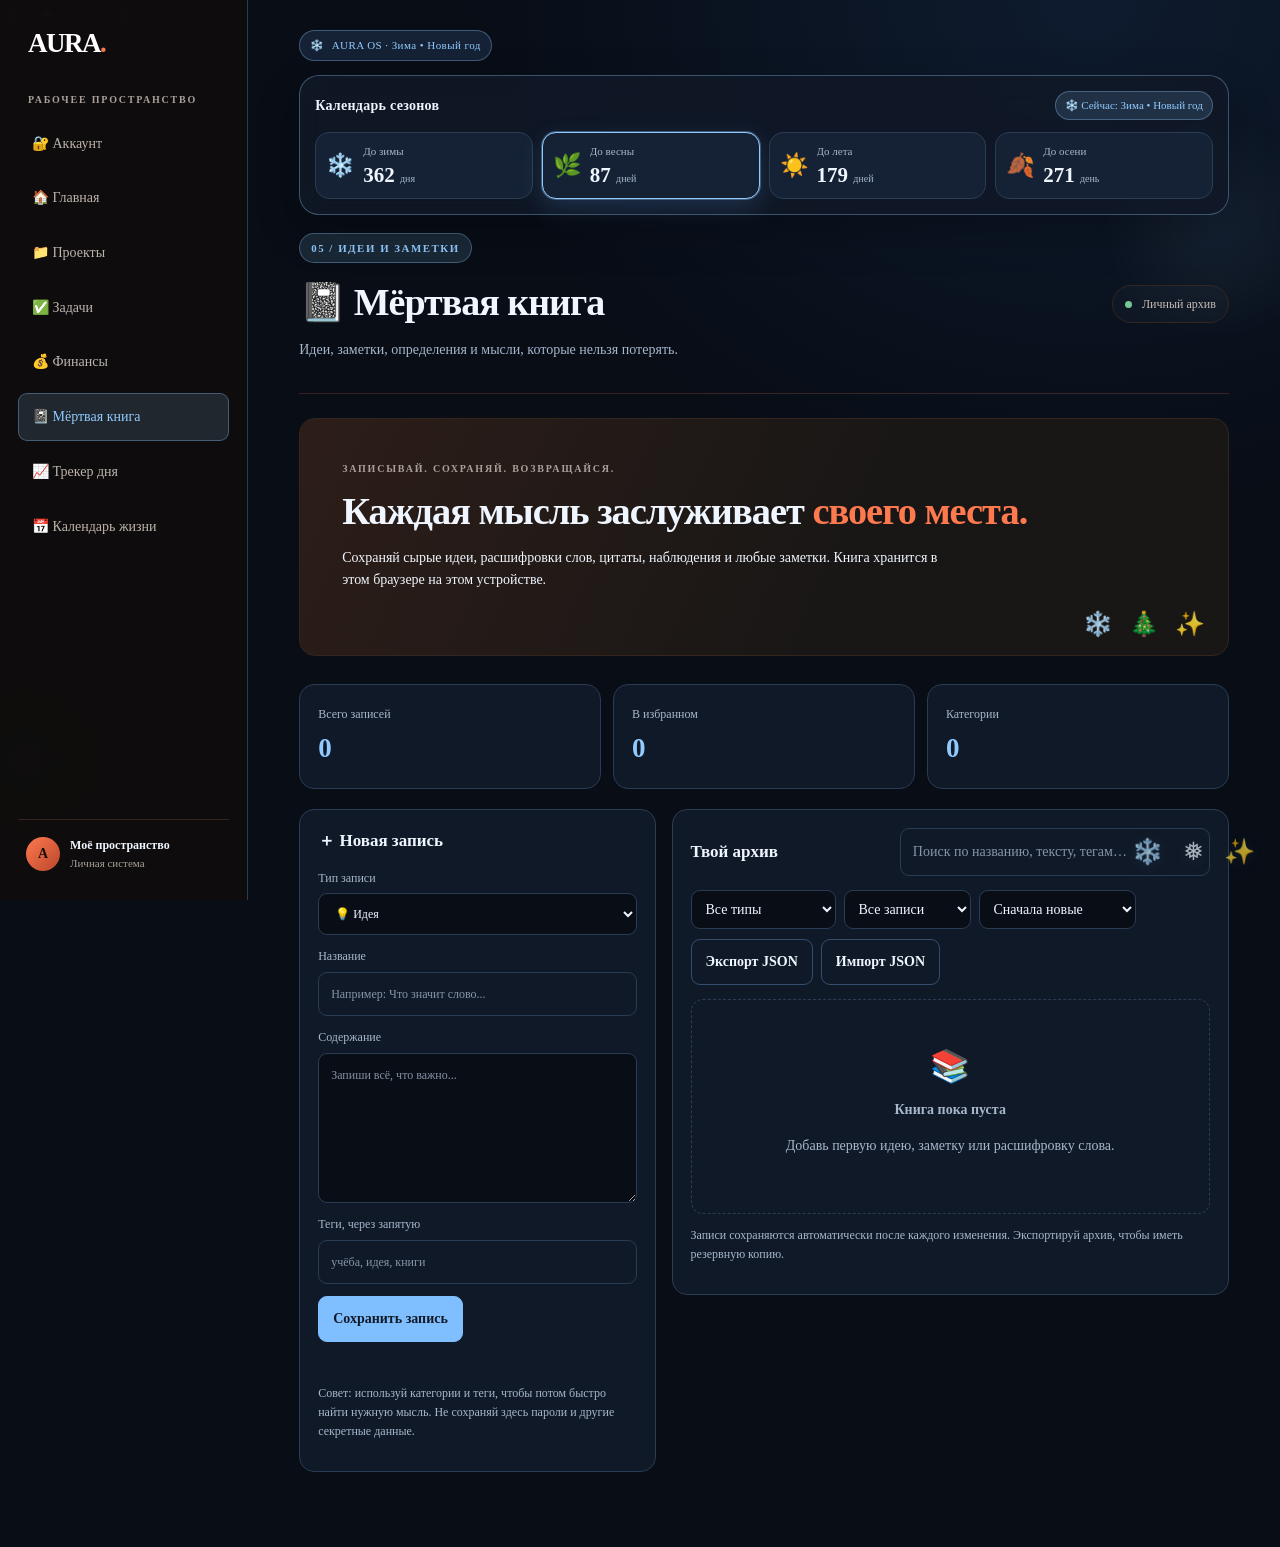
<file: pages/dead-book.html>
<!DOCTYPE html>
<html lang="ru">
<head>
<meta charset="UTF-8"><meta name="viewport" content="width=device-width, initial-scale=1.0">
<title>Мёртвая книга — AURA OS</title>
<link rel="stylesheet" href="../css/main.css"><link rel="stylesheet" href="../css/seasonal-design.css">
<style>
.book-head{display:flex;justify-content:space-between;align-items:flex-start;gap:18px;flex-wrap:wrap;margin-bottom:22px}.book-head p{max-width:720px}.book-stats{display:grid;grid-template-columns:repeat(3,minmax(0,1fr));gap:12px;margin:20px 0}.book-stat,.book-panel,.entry-card{background:var(--aura-surface,#151312);border:1px solid var(--aura-line,#35251f);border-radius:15px;padding:18px;min-width:0}.book-stat strong{display:block;font-size:27px;color:var(--aura-accent,#ff794f);margin-top:4px}.book-stat span{font-size:12px;color:var(--aura-muted,#aaa09a)}.book-layout{display:grid;grid-template-columns:minmax(280px,.78fr) minmax(0,1.22fr);gap:16px;align-items:start}.book-form{display:grid;gap:12px}.book-form label{display:grid;gap:6px;color:var(--aura-muted,#aaa09a);font-size:12px}.book-form input,.book-form select,.book-form textarea,.book-search{width:100%;background:var(--aura-bg,#0d0b0a);color:var(--aura-text,#f3eee9);border:1px solid var(--aura-line,#35251f);border-radius:9px;padding:12px}.book-form textarea{min-height:150px;resize:vertical;line-height:1.6}.book-form input:focus,.book-form select:focus,.book-form textarea:focus,.book-search:focus{outline:2px solid color-mix(in srgb,var(--aura-accent,#ff794f) 50%,transparent)}.book-primary,.book-secondary{border-radius:9px;padding:11px 14px;font-weight:800;cursor:pointer}.book-primary{border:1px solid var(--aura-accent,#ff794f);background:var(--aura-accent,#ff794f);color:var(--aura-accent-contrast,#1b100c)}.book-secondary{border:1px solid var(--aura-line,#35251f);background:transparent;color:var(--aura-text,#f3eee9)}.book-actions{display:flex;gap:8px;flex-wrap:wrap}.book-toolbar{display:flex;gap:10px;align-items:center;justify-content:space-between;flex-wrap:wrap;margin-bottom:14px}.book-filters{display:flex;gap:8px;flex-wrap:wrap}.book-filters select{background:var(--aura-bg,#0d0b0a);color:var(--aura-text,#f3eee9);border:1px solid var(--aura-line,#35251f);border-radius:9px;padding:10px}.entry-list{display:grid;grid-template-columns:repeat(2,minmax(0,1fr));gap:12px}.entry-card{display:flex;flex-direction:column;gap:10px;position:relative;overflow:hidden}.entry-card.pinned{border-color:var(--aura-accent,#ff794f);background:linear-gradient(135deg,var(--aura-accent-soft,rgba(255,121,79,.09)),var(--aura-surface,#151312))}.entry-top{display:flex;justify-content:space-between;gap:8px;align-items:center}.entry-kind{font-size:11px;color:var(--aura-accent,#ff794f);font-weight:800;letter-spacing:.6px}.entry-date{font-size:11px;color:var(--aura-muted,#aaa09a)}.entry-card h3{margin:0;font-size:17px;overflow-wrap:anywhere}.entry-content{white-space:pre-wrap;overflow-wrap:anywhere;color:var(--aura-text,#f3eee9);font-size:13px;line-height:1.65;max-height:230px;overflow:auto}.entry-tags{display:flex;gap:6px;flex-wrap:wrap}.entry-tag{font-size:11px;padding:4px 8px;border:1px solid var(--aura-line,#35251f);border-radius:999px;color:var(--aura-muted,#aaa09a)}.entry-footer{display:flex;gap:8px;justify-content:flex-end;margin-top:auto;padding-top:8px;border-top:1px solid var(--aura-line,#35251f)}.entry-footer button{border:0;background:transparent;color:var(--aura-muted,#aaa09a);cursor:pointer;padding:5px}.entry-footer button:hover{color:var(--aura-accent,#ff794f)}.book-empty{grid-column:1/-1;text-align:center;padding:42px 16px;border:1px dashed var(--aura-line,#35251f);border-radius:12px;color:var(--aura-muted,#aaa09a)}.book-hint{font-size:12px;color:var(--aura-muted,#aaa09a);line-height:1.6}.book-search{max-width:310px}.book-toast{color:var(--aura-accent,#ff794f);font-size:12px;min-height:18px}
@media(max-width:1000px){.book-layout{grid-template-columns:1fr}.entry-list{grid-template-columns:repeat(2,minmax(0,1fr))}}
@media(max-width:620px){.book-stats{grid-template-columns:1fr}.entry-list{grid-template-columns:1fr}.book-search{max-width:none}}
</style></head>
<body data-aura-page="dead-book"><div class="app"><aside class="sidebar"><h2 class="logo">AURA<span>.</span></h2><p class="sidebar-label">РАБОЧЕЕ ПРОСТРАНСТВО</p><nav>
                <a class="nav-link" href="../auth.html">🔐 Аккаунт</a>
<a class="nav-link" href="../index.html">🏠 Главная</a><a class="nav-link" href="projects.html">📁 Проекты</a><a class="nav-link" href="tasks.html">✅ Задачи</a><a class="nav-link" href="finance.html">💰 Финансы</a><a class="nav-link active" href="dead-book.html">📓 Мёртвая книга</a><a class="nav-link" href="day-tracker.html">📈 Трекер дня</a><a class="nav-link" href="calendar.html">📅 Календарь жизни</a>
</nav><div class="sidebar-bottom"><div class="avatar">A</div><div><strong>Моё пространство</strong><small>Личная система</small></div></div></aside>
<main class="main"><div class="topbar"><div><span class="eyebrow page-identity">05 / ИДЕИ И ЗАМЕТКИ</span><h1>📓 Мёртвая книга</h1><p>Идеи, заметки, определения и мысли, которые нельзя потерять.</p></div><div class="status"><span></span> Личный архив</div></div>
<section class="welcome"><span class="eyebrow">ЗАПИСЫВАЙ. СОХРАНЯЙ. ВОЗВРАЩАЙСЯ.</span><h2>Каждая мысль заслуживает <span>своего места.</span></h2><p>Сохраняй сырые идеи, расшифровки слов, цитаты, наблюдения и любые заметки. Книга хранится в этом браузере на этом устройстве.</p></section>
<div class="book-stats"><div class="book-stat"><span>Всего записей</span><strong id="stat-total">0</strong></div><div class="book-stat"><span>В избранном</span><strong id="stat-pinned">0</strong></div><div class="book-stat"><span>Категории</span><strong id="stat-kinds">0</strong></div></div>
<div class="book-layout"><section class="book-panel"><h3 id="form-title">＋ Новая запись</h3><form id="entry-form" class="book-form"><label>Тип записи<select id="kind"><option value="idea">💡 Идея</option><option value="note">📝 Заметка</option><option value="definition">📖 Расшифровка слова</option><option value="quote">💬 Цитата</option><option value="thought">🧠 Мысль</option><option value="other">📦 Другое</option></select></label><label>Название<input id="title" maxlength="120" placeholder="Например: Что значит слово..." required></label><label>Содержание<textarea id="content" maxlength="20000" placeholder="Запиши всё, что важно..." required></textarea></label><label>Теги, через запятую<input id="tags" maxlength="240" placeholder="учёба, идея, книги"></label><div class="book-actions"><button class="book-primary" type="submit" id="save-entry">Сохранить запись</button><button class="book-secondary" type="button" id="cancel-edit" hidden>Отмена</button></div><div class="book-toast" id="form-message" aria-live="polite"></div></form><p class="book-hint">Совет: используй категории и теги, чтобы потом быстро найти нужную мысль. Не сохраняй здесь пароли и другие секретные данные.</p></section>
<section class="book-panel"><div class="book-toolbar"><h3 style="margin:0">Твой архив</h3><input id="search" class="book-search" type="search" placeholder="Поиск по названию, тексту, тегам…"></div><div class="book-toolbar"><div class="book-filters"><select id="filter-kind"><option value="all">Все типы</option><option value="idea">💡 Идеи</option><option value="note">📝 Заметки</option><option value="definition">📖 Расшифровки</option><option value="quote">💬 Цитаты</option><option value="thought">🧠 Мысли</option><option value="other">📦 Другое</option></select><select id="filter-pinned"><option value="all">Все записи</option><option value="pinned">⭐ Избранное</option></select><select id="sort"><option value="new">Сначала новые</option><option value="old">Сначала старые</option><option value="az">По названию А—Я</option></select></div><div class="book-actions"><button class="book-secondary" id="export">Экспорт JSON</button><button class="book-secondary" id="import-trigger">Импорт JSON</button><input id="import-file" type="file" accept=".json,application/json" hidden></div></div><div id="entry-list" class="entry-list"></div><p class="book-hint">Записи сохраняются автоматически после каждого изменения. Экспортируй архив, чтобы иметь резервную копию.</p></section></div>
</main></div><script src="../js/seasonal-theme.js"></script><script>
(()=>{'use strict';const KEY='aura-os-dead-book-v1';const $=id=>document.getElementById(id);const labels={idea:'💡 Идея',note:'📝 Заметка',definition:'📖 Расшифровка слова',quote:'💬 Цитата',thought:'🧠 Мысль',other:'📦 Другое'};let entries=[],editingId=null;try{const v=JSON.parse(localStorage.getItem(KEY)||'[]');if(Array.isArray(v))entries=v}catch{entries=[]}const save=()=>localStorage.setItem(KEY,JSON.stringify(entries));const esc=s=>String(s??'').replace(/[&<>"']/g,c=>({'&':'&amp;','<':'&lt;','>':'&gt;','"':'&quot;',"'":'&#39;'}[c]));const dateText=v=>{try{return new Intl.DateTimeFormat('ru-RU',{day:'2-digit',month:'short',year:'numeric'}).format(new Date(v))}catch{return ''}};const resetForm=()=>{editingId=null;$('entry-form').reset();$('form-title').textContent='＋ Новая запись';$('save-entry').textContent='Сохранить запись';$('cancel-edit').hidden=true;$('form-message').textContent=''};
function render(){const q=$('search').value.trim().toLowerCase(),kind=$('filter-kind').value,pinned=$('filter-pinned').value,sort=$('sort').value;let list=entries.filter(e=>(kind==='all'||e.kind===kind)&&(pinned!=='pinned'||e.pinned)&&(!q||[e.title,e.content,(e.tags||[]).join(' '),labels[e.kind]].join(' ').toLowerCase().includes(q)));list.sort((a,b)=>sort==='old'?a.created-b.created:sort==='az'?a.title.localeCompare(b.title,'ru'):b.created-a.created);$('stat-total').textContent=entries.length;$('stat-pinned').textContent=entries.filter(e=>e.pinned).length;$('stat-kinds').textContent=new Set(entries.map(e=>e.kind)).size;const listEl=$('entry-list');if(!list.length){listEl.innerHTML='<div class="book-empty"><div style="font-size:32px;margin-bottom:8px">📚</div><strong>'+(entries.length?'Ничего не найдено':'Книга пока пуста')+'</strong><p>'+(entries.length?'Попробуй изменить поиск или фильтры.':'Добавь первую идею, заметку или расшифровку слова.')+'</p></div>';return}listEl.innerHTML=list.map(e=>`<article class="entry-card ${e.pinned?'pinned':''}"><div class="entry-top"><span class="entry-kind">${esc(labels[e.kind]||labels.other)}</span><span class="entry-date">${dateText(e.updated||e.created)}</span></div><h3>${esc(e.title)}</h3><div class="entry-content">${esc(e.content)}</div>${e.tags?.length?`<div class="entry-tags">${e.tags.map(t=>`<span class="entry-tag">#${esc(t)}</span>`).join('')}</div>`:''}<div class="entry-footer"><button data-action="pin" data-id="${e.id}" title="В избранное">${e.pinned?'⭐ В избранном':'☆ В избранное'}</button><button data-action="edit" data-id="${e.id}">✏️ Изменить</button><button data-action="delete" data-id="${e.id}">🗑️ Удалить</button></div></article>`).join('')}
$('entry-form').addEventListener('submit',ev=>{ev.preventDefault();const title=$('title').value.trim(),content=$('content').value.trim();if(!title||!content)return;const now=Date.now(),tags=$('tags').value.split(',').map(t=>t.trim()).filter(Boolean).slice(0,20);if(editingId){const e=entries.find(x=>x.id===editingId);if(e)Object.assign(e,{kind:$('kind').value,title,content,tags,updated:now});$('form-message').textContent='Изменения сохранены.'}else{entries.push({id:crypto.randomUUID?crypto.randomUUID():String(now)+Math.random().toString(16).slice(2),kind:$('kind').value,title,content,tags,pinned:false,created:now,updated:now});$('form-message').textContent='Запись добавлена в книгу.'}save();resetForm();render()});$('cancel-edit').addEventListener('click',resetForm);$('entry-list').addEventListener('click',ev=>{const b=ev.target.closest('button[data-action]');if(!b)return;const e=entries.find(x=>x.id===b.dataset.id);if(!e)return;if(b.dataset.action==='pin'){e.pinned=!e.pinned;e.updated=Date.now();save();render()}else if(b.dataset.action==='edit'){editingId=e.id;$('kind').value=e.kind;$('title').value=e.title;$('content').value=e.content;$('tags').value=(e.tags||[]).join(', ');$('form-title').textContent='✏️ Изменить запись';$('save-entry').textContent='Сохранить изменения';$('cancel-edit').hidden=false;$('form-message').textContent='';$('title').focus();window.scrollTo({top:0,behavior:'smooth'})}else if(b.dataset.action==='delete'&&confirm('Удалить запись «'+e.title+'»?')){entries=entries.filter(x=>x.id!==e.id);if(editingId===e.id)resetForm();save();render()}});['search','filter-kind','filter-pinned','sort'].forEach(id=>$(id).addEventListener(id==='search'?'input':'change',render));$('export').addEventListener('click',()=>{const blob=new Blob([JSON.stringify({app:'AURA-OS Dead Book',version:1,entries},null,2)],{type:'application/json'}),url=URL.createObjectURL(blob),a=document.createElement('a');a.href=url;a.download='aura-dead-book-backup.json';a.click();URL.revokeObjectURL(url)});$('import-trigger').addEventListener('click',()=>$('import-file').click());$('import-file').addEventListener('change',async ev=>{const file=ev.target.files?.[0];if(!file)return;try{const data=JSON.parse(await file.text()),incoming=Array.isArray(data)?data:data.entries;if(!Array.isArray(incoming))throw Error('bad');if(!confirm(`Импортировать ${incoming.length} записей? Существующие записи останутся.`))return;const ids=new Set(entries.map(e=>e.id));for(const raw of incoming){if(!raw||typeof raw.title!=='string'||typeof raw.content!=='string')continue;const e={id:raw.id&&!ids.has(raw.id)?String(raw.id):String(Date.now())+Math.random().toString(16).slice(2),kind:labels[raw.kind]?raw.kind:'other',title:raw.title.slice(0,120),content:raw.content.slice(0,20000),tags:Array.isArray(raw.tags)?raw.tags.filter(t=>typeof t==='string').slice(0,20):[],pinned:!!raw.pinned,created:Number(raw.created)||Date.now(),updated:Number(raw.updated)||Date.now()};ids.add(e.id);entries.push(e)}save();render();alert('Импорт завершён.')}catch{alert('Не удалось прочитать JSON-файл. Выбери резервную копию Мёртвой книги.')}finally{$('import-file').value=''}});render()})();
</script></body></html>
</file>
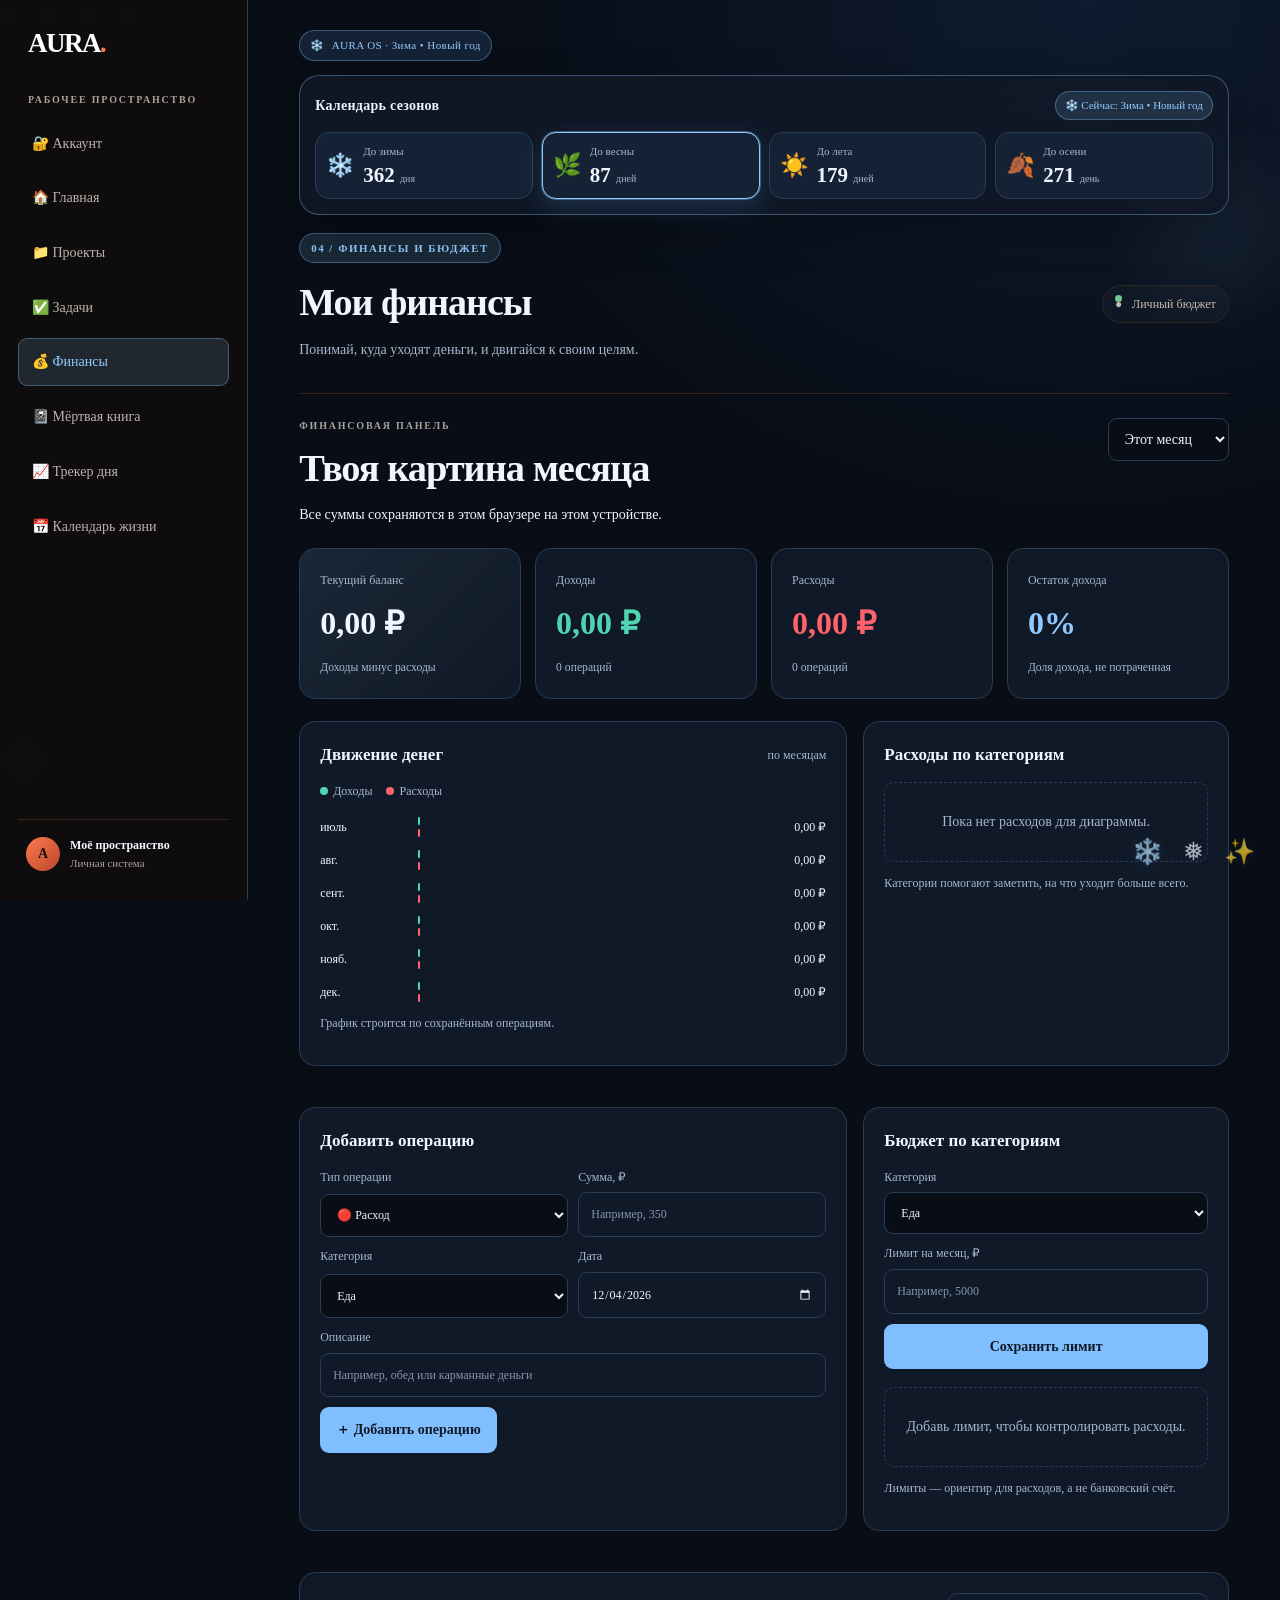
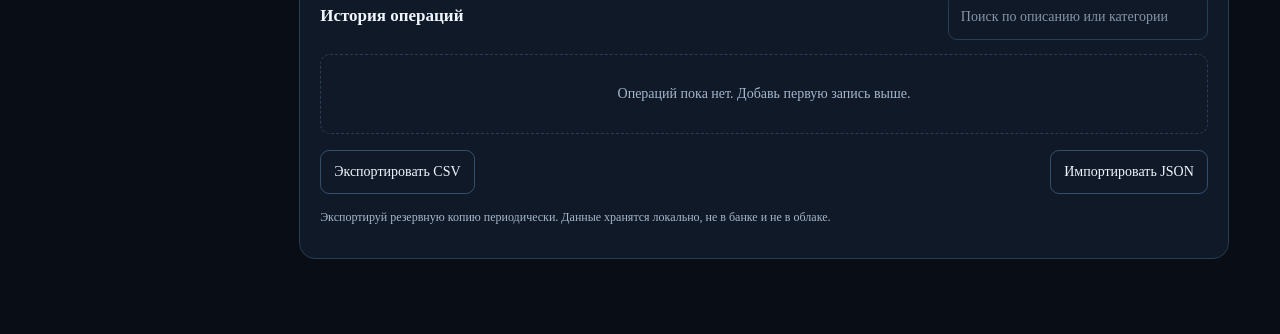
<file: pages/finance.html>
<!DOCTYPE html>
<html lang="ru">
<head>
<meta charset="UTF-8"><meta name="viewport" content="width=device-width, initial-scale=1.0">
<title>Финансы — AURA OS</title>
<link rel="stylesheet" href="../css/main.css"><link rel="stylesheet" href="../css/seasonal-design.css">
<style>
.finance-heading{display:flex;justify-content:space-between;align-items:flex-start;gap:16px;flex-wrap:wrap;margin-bottom:22px}
.finance-heading p{margin:8px 0 0}.finance-grid{display:grid;grid-template-columns:repeat(4,minmax(0,1fr));gap:14px;margin:22px 0}
.fin-card,.fin-panel{background:var(--aura-surface,#151312);border:1px solid var(--aura-line,#35251f);border-radius:16px;padding:20px;min-width:0}
.fin-card .fin-label{color:var(--aura-muted,#aaa09a);font-size:12px}.fin-card strong{display:block;font-size:clamp(22px,2.5vw,32px);margin:8px 0;overflow-wrap:anywhere}.fin-card small{color:var(--aura-muted,#aaa09a)}
.fin-card.balance{background:linear-gradient(135deg,var(--aura-accent-soft,rgba(255,121,79,.12)),var(--aura-surface,#151312))}
.income{color:#50d5b2}.expense{color:#ff626d}.saving{color:var(--aura-accent,#ff794f)}
.fin-layout{display:grid;grid-template-columns:minmax(0,1.2fr) minmax(280px,.8fr);gap:16px;margin:16px 0}
.fin-form{display:grid;grid-template-columns:repeat(2,minmax(0,1fr));gap:10px}.fin-form label{display:grid;gap:6px;color:var(--aura-muted,#aaa09a);font-size:12px}.fin-form input,.fin-form select,.fin-form textarea,.fin-filter{width:100%;min-width:0;background:var(--aura-bg,#0d0b0a);color:var(--aura-text,#f3eee9);border:1px solid var(--aura-line,#35251f);border-radius:9px;padding:12px;outline:none}.fin-form input:focus,.fin-form select:focus,.fin-form textarea:focus{border-color:var(--aura-accent,#ff794f)}.span-2{grid-column:1/-1}
.fin-button{border:0;border-radius:9px;padding:12px 16px;background:var(--aura-accent,#ff794f);color:var(--aura-accent-contrast,#1b100c);font-weight:800}.fin-secondary{background:transparent;color:var(--aura-text,#f3eee9);border:1px solid var(--aura-line,#35251f);border-radius:9px;padding:10px 13px}
.fin-toolbar{display:flex;gap:10px;align-items:center;justify-content:space-between;flex-wrap:wrap;margin-bottom:14px}.fin-toolbar h3{margin:0}.fin-list{display:grid;gap:8px}.fin-row{display:grid;grid-template-columns:minmax(0,1fr) auto auto;align-items:center;gap:12px;padding:13px;border:1px solid var(--aura-line,#35251f);border-radius:10px;background:var(--aura-surface-2,#1b1715)}.fin-row-title{font-weight:700;overflow-wrap:anywhere}.fin-row-meta{font-size:12px;color:var(--aura-muted,#aaa09a);margin-top:4px}.fin-amount{font-weight:800;white-space:nowrap}.fin-delete{border:0;background:transparent;color:#ff737b;font-size:18px}.fin-empty{padding:28px 12px;text-align:center;color:var(--aura-muted,#aaa09a);border:1px dashed var(--aura-line,#35251f);border-radius:10px}
.chart-bars{display:grid;gap:13px}.chart-line{display:grid;grid-template-columns:88px minmax(0,1fr) auto;gap:10px;align-items:center;font-size:12px}.bar-pair{display:grid;gap:4px}.bar{height:8px;min-width:2px;border-radius:10px}.bar.income{background:#50d5b2}.bar.expense{background:#ff626d}.chart-legend{display:flex;gap:14px;font-size:12px;color:var(--aura-muted,#aaa09a);margin-bottom:16px}.legend-dot{display:inline-block;width:8px;height:8px;border-radius:50%;margin-right:5px}.budget-list{display:grid;gap:14px}.budget-item-head{display:flex;justify-content:space-between;gap:8px;font-size:13px}.budget-track{height:8px;border-radius:10px;background:var(--aura-surface-3,#29252a);overflow:hidden;margin-top:7px}.budget-fill{height:100%;border-radius:10px;background:var(--aura-accent,#ff794f)}.fin-note{font-size:12px;color:var(--aura-muted,#aaa09a);margin-top:12px}
@media(max-width:1050px){.finance-grid{grid-template-columns:repeat(2,minmax(0,1fr))}.fin-layout{grid-template-columns:1fr}}
@media(max-width:600px){.finance-grid{grid-template-columns:1fr 1fr;gap:8px}.fin-card,.fin-panel{padding:14px}.fin-form{grid-template-columns:1fr}.span-2{grid-column:auto}.fin-row{grid-template-columns:minmax(0,1fr) auto}.fin-delete{grid-column:2;grid-row:1}.fin-amount{grid-column:1;grid-row:2}}
</style></head>
<body data-aura-page="finance"><div class="app">
<aside class="sidebar"><h2 class="logo">AURA<span>.</span></h2><p class="sidebar-label">РАБОЧЕЕ ПРОСТРАНСТВО</p><nav>
                <a class="nav-link" href="../auth.html">🔐 Аккаунт</a>
<a class="nav-link" href="../index.html">🏠 Главная</a><a class="nav-link" href="projects.html">📁 Проекты</a><a class="nav-link" href="tasks.html">✅ Задачи</a><a class="nav-link active" href="finance.html">💰 Финансы</a><a class="nav-link" href="dead-book.html">📓 Мёртвая книга</a><a class="nav-link" href="day-tracker.html">📈 Трекер дня</a><a class="nav-link" href="calendar.html">📅 Календарь жизни</a>
</nav><div class="sidebar-bottom"><div class="avatar">A</div><div><strong>Моё пространство</strong><small>Личная система</small></div></div></aside>
<main class="main">
<div class="topbar"><div><span class="eyebrow page-identity">04 / ФИНАНСЫ И БЮДЖЕТ</span><h1>Мои финансы</h1><p>Понимай, куда уходят деньги, и двигайся к своим целям.</p></div><div class="status"><span>●</span> Личный бюджет</div></div>
<div class="finance-heading"><div><span class="eyebrow">ФИНАНСОВАЯ ПАНЕЛЬ</span><h2>Твоя картина месяца</h2><p>Все суммы сохраняются в этом браузере на этом устройстве.</p></div><select id="period" class="fin-filter" style="width:auto"><option value="month">Этот месяц</option><option value="all">За всё время</option><option value="year">Этот год</option></select></div>
<section class="finance-grid">
<div class="fin-card balance"><span class="fin-label">Текущий баланс</span><strong id="balance">0 ₽</strong><small>Доходы минус расходы</small></div>
<div class="fin-card"><span class="fin-label">Доходы</span><strong class="income" id="income">0 ₽</strong><small id="income-count">0 операций</small></div>
<div class="fin-card"><span class="fin-label">Расходы</span><strong class="expense" id="expense">0 ₽</strong><small id="expense-count">0 операций</small></div>
<div class="fin-card"><span class="fin-label">Остаток дохода</span><strong class="saving" id="saved">0%</strong><small>Доля дохода, не потраченная</small></div>
</section>
<div class="fin-layout">
<section class="fin-panel"><div class="fin-toolbar"><h3>Движение денег</h3><span class="fin-note" style="margin:0">по месяцам</span></div><div class="chart-legend"><span><i class="legend-dot" style="background:#50d5b2"></i>Доходы</span><span><i class="legend-dot" style="background:#ff626d"></i>Расходы</span></div><div id="monthly-chart" class="chart-bars"></div><p class="fin-note">График строится по сохранённым операциям.</p></section>
<section class="fin-panel"><h3>Расходы по категориям</h3><div id="category-chart" class="budget-list"></div><p class="fin-note">Категории помогают заметить, на что уходит больше всего.</p></section>
</div>
<div class="fin-layout">
<section class="fin-panel"><h3 id="form-title">Добавить операцию</h3><form id="finance-form" class="fin-form">
<label>Тип операции<select id="type"><option value="expense">🔴 Расход</option><option value="income">🟢 Доход</option></select></label>
<label>Сумма, ₽<input id="amount" type="number" min="0.01" step="0.01" placeholder="Например, 350" required></label>
<label>Категория<select id="category"><option>Еда</option><option>Транспорт</option><option>Покупки</option><option>Развлечения</option><option>Здоровье</option><option>Учёба</option><option>Дом</option><option>Зарплата</option><option>Подарки</option><option>Накопления</option><option>Другое</option></select></label>
<label>Дата<input id="date" type="date" required></label>
<label class="span-2">Описание<input id="description" maxlength="160" placeholder="Например, обед или карманные деньги"></label>
<div class="span-2" style="display:flex;gap:8px;flex-wrap:wrap"><button class="fin-button" type="submit" id="save-button">＋ Добавить операцию</button><button class="fin-secondary" type="button" id="cancel-edit" hidden>Отмена</button></div>
</form></section>
<section class="fin-panel"><h3>Бюджет по категориям</h3><form id="budget-form" class="fin-form" style="margin-bottom:18px"><label class="span-2">Категория<select id="budget-category"><option>Еда</option><option>Транспорт</option><option>Покупки</option><option>Развлечения</option><option>Здоровье</option><option>Учёба</option><option>Дом</option><option>Другое</option></select></label><label class="span-2">Лимит на месяц, ₽<input id="budget-limit" type="number" min="1" step="1" placeholder="Например, 5000" required></label><button class="fin-button span-2" type="submit">Сохранить лимит</button></form><div id="budgets" class="budget-list"></div><p class="fin-note">Лимиты — ориентир для расходов, а не банковский счёт.</p></section>
</div>
<section class="fin-panel"><div class="fin-toolbar"><h3>История операций</h3><input id="search" class="fin-filter" style="max-width:260px" placeholder="Поиск по описанию или категории"></div><div id="transactions" class="fin-list"></div><div class="fin-toolbar" style="margin-top:16px"><button class="fin-secondary" id="export">Экспортировать CSV</button><button class="fin-secondary" id="import-trigger">Импортировать JSON</button><input id="import-file" type="file" accept=".json,application/json" hidden></div><p class="fin-note">Экспортируй резервную копию периодически. Данные хранятся локально, не в банке и не в облаке.</p></section>
</main></div>
<script src="../js/seasonal-theme.js"></script>
<script>
(()=>{'use strict';
const KEY='aura-os-finance-v1',BKEY='aura-os-finance-budgets-v1';
const $=id=>document.getElementById(id);
const money=n=>new Intl.NumberFormat('ru-RU',{style:'currency',currency:'RUB',maximumFractionDigits:2}).format(n||0);
const today=()=>{const d=new Date();return `${d.getFullYear()}-${String(d.getMonth()+1).padStart(2,'0')}-${String(d.getDate()).padStart(2,'0')}`};
let transactions=[],budgets={},editing=null;
try{transactions=JSON.parse(localStorage.getItem(KEY)||'[]');if(!Array.isArray(transactions))transactions=[]}catch{transactions=[]}
try{budgets=JSON.parse(localStorage.getItem(BKEY)||'{}');if(!budgets||typeof budgets!=='object')budgets={}}catch{budgets={}}
$('date').value=today();
function save(){localStorage.setItem(KEY,JSON.stringify(transactions));localStorage.setItem(BKEY,JSON.stringify(budgets))}
function visible(){const p=$('period').value,now=new Date();return transactions.filter(t=>{const d=new Date((t.date||today())+'T12:00:00');return p==='all'||(p==='year'?d.getFullYear()===now.getFullYear():d.getFullYear()===now.getFullYear()&&d.getMonth()===now.getMonth())})}
function total(list,type){return list.filter(t=>t.type===type).reduce((s,t)=>s+Number(t.amount||0),0)}
function render(){const list=visible(),inc=total(list,'income'),exp=total(list,'expense'),bal=inc-exp;$('balance').textContent=money(bal);$('income').textContent=money(inc);$('expense').textContent=money(exp);$('income-count').textContent=list.filter(t=>t.type==='income').length+' операций';$('expense-count').textContent=list.filter(t=>t.type==='expense').length+' операций';$('saved').textContent=(inc>0?Math.round((bal/inc)*100):0)+'%';
renderMonths();renderCategories(list);renderBudgets();renderTransactions()}
function renderMonths(){const all=visible(),months=[];const now=new Date();for(let i=5;i>=0;i--){const d=new Date(now.getFullYear(),now.getMonth()-i,1);const key=`${d.getFullYear()}-${String(d.getMonth()+1).padStart(2,'0')}`;const a=all.filter(t=>(t.date||'').slice(0,7)===key);months.push({label:d.toLocaleDateString('ru-RU',{month:'short'}),inc:total(a,'income'),exp:total(a,'expense')})}const max=Math.max(1,...months.flatMap(m=>[m.inc,m.exp]));$('monthly-chart').innerHTML=months.map(m=>`<div class="chart-line"><span>${m.label}</span><div class="bar-pair"><div class="bar income" style="width:${Math.max(m.inc?2:0,m.inc/max*100)}%"></div><div class="bar expense" style="width:${Math.max(m.exp?2:0,m.exp/max*100)}%"></div></div><span>${money(m.inc-m.exp)}</span></div>`).join('')}
function renderCategories(list){const map={};list.filter(t=>t.type==='expense').forEach(t=>map[t.category]=(map[t.category]||0)+Number(t.amount));const rows=Object.entries(map).sort((a,b)=>b[1]-a[1]);const max=Math.max(1,...rows.map(r=>r[1]));$('category-chart').innerHTML=rows.length?rows.slice(0,8).map(([name,value])=>`<div><div class="budget-item-head"><span>${esc(name)}</span><strong>${money(value)}</strong></div><div class="budget-track"><div class="budget-fill" style="width:${value/max*100}%"></div></div></div>`).join(''):'<div class="fin-empty">Пока нет расходов для диаграммы.</div>'}
function renderBudgets(){const month=today().slice(0,7),expenses=transactions.filter(t=>t.type==='expense'&&(t.date||'').slice(0,7)===month);const entries=Object.entries(budgets);$('budgets').innerHTML=entries.length?entries.map(([cat,limit])=>{const spent=expenses.filter(t=>t.category===cat).reduce((s,t)=>s+Number(t.amount),0),pct=Math.min(100,spent/limit*100);return `<div><div class="budget-item-head"><span>${esc(cat)} <small style="color:var(--aura-muted)">(${money(spent)} / ${money(limit)})</small></span><strong>${Math.round(pct)}%</strong></div><div class="budget-track"><div class="budget-fill" style="width:${pct}%;${spent>limit?'background:#ff626d':''}"></div></div>${spent>limit?'<small class="expense">Лимит превышен</small>':''}</div>`}).join(''):'<div class="fin-empty">Добавь лимит, чтобы контролировать расходы.</div>'}
function esc(s){return String(s??'').replace(/[&<>"']/g,c=>({'&':'&amp;','<':'&lt;','>':'&gt;','"':'&quot;',"'":'&#39;'}[c]))}
function renderTransactions(){const q=$('search').value.trim().toLowerCase();const list=[...visible()].filter(t=>(`${t.description||''} ${t.category||''}`).toLowerCase().includes(q)).sort((a,b)=>(b.date||'').localeCompare(a.date||''));$('transactions').innerHTML=list.length?list.map(t=>`<div class="fin-row"><div><div class="fin-row-title">${esc(t.description||t.category||'Операция')}</div><div class="fin-row-meta">${esc(t.date)} · ${esc(t.category)} · ${t.type==='income'?'Доход':'Расход'}</div></div><div class="fin-amount ${t.type==='income'?'income':'expense'}">${t.type==='income'?'+':'−'}${money(t.amount)}</div><div style="display:flex;gap:4px"><button class="fin-secondary edit" data-id="${t.id}" title="Редактировать">✎</button><button class="fin-delete delete" data-id="${t.id}" title="Удалить">×</button></div></div>`).join(''):'<div class="fin-empty">Операций пока нет. Добавь первую запись выше.</div>'}
$('finance-form').addEventListener('submit',e=>{e.preventDefault();const amount=Number($('amount').value);if(!Number.isFinite(amount)||amount<=0){alert('Укажи сумму больше нуля.');return}const item={id:editing||`${Date.now()}-${Math.random().toString(16).slice(2)}`,type:$('type').value,amount,category:$('category').value,date:$('date').value||today(),description:$('description').value.trim()};if(editing)transactions=transactions.map(t=>t.id===editing?item:t);else transactions.push(item);save();resetForm();render()});
function resetForm(){$('finance-form').reset();$('date').value=today();editing=null;$('form-title').textContent='Добавить операцию';$('save-button').textContent='＋ Добавить операцию';$('cancel-edit').hidden=true}
$('cancel-edit').addEventListener('click',resetForm);
$('transactions').addEventListener('click',e=>{const del=e.target.closest('.delete'),edit=e.target.closest('.edit');if(del){const t=transactions.find(x=>x.id===del.dataset.id);if(t&&confirm('Удалить эту операцию?')){transactions=transactions.filter(x=>x.id!==t.id);save();render()}}if(edit){const t=transactions.find(x=>x.id===edit.dataset.id);if(!t)return;editing=t.id;$('type').value=t.type;$('amount').value=t.amount;$('category').value=t.category;$('date').value=t.date;$('description').value=t.description||'';$('form-title').textContent='Редактировать операцию';$('save-button').textContent='Сохранить изменения';$('cancel-edit').hidden=false;$('finance-form').scrollIntoView({behavior:'smooth',block:'center'})}});
$('budget-form').addEventListener('submit',e=>{e.preventDefault();const cat=$('budget-category').value,limit=Number($('budget-limit').value);if(limit<=0)return;budgets[cat]=limit;save();$('budget-limit').value='';renderBudgets()});
$('period').addEventListener('change',render);$('search').addEventListener('input',renderTransactions);
$('export').addEventListener('click',()=>{const rows=[['Дата','Тип','Сумма','Категория','Описание'],...transactions.map(t=>[t.date,t.type==='income'?'Доход':'Расход',t.amount,t.category,t.description||''])];const csv='\\ufeff'+rows.map(r=>r.map(v=>'"'+String(v??'').replace(/"/g,'""')+'"').join(';')).join('\\r\\n');download(new Blob([csv],{type:'text/csv;charset=utf-8'}),'aura-finances.csv')});
function download(blob,name){const a=document.createElement('a');a.href=URL.createObjectURL(blob);a.download=name;a.click();URL.revokeObjectURL(a.href)}
$('import-trigger').addEventListener('click',()=>$('import-file').click());$('import-file').addEventListener('change',async e=>{const file=e.target.files[0];if(!file)return;try{const data=JSON.parse(await file.text());const arr=Array.isArray(data)?data:data.transactions;if(!Array.isArray(arr))throw new Error();if(!confirm('Импорт заменит текущие финансовые операции и бюджеты. Продолжить?'))return;transactions=arr.map(t=>({...t,id:t.id||`${Date.now()}-${Math.random()}`}));if(data.budgets&&typeof data.budgets==='object')budgets=data.budgets;save();render();alert('Импорт завершён.')}catch{alert('Не удалось прочитать файл. Выбери резервную копию JSON AURA-OS.')}finally{e.target.value=''}});
render();
})();
</script></body></html>
</file>
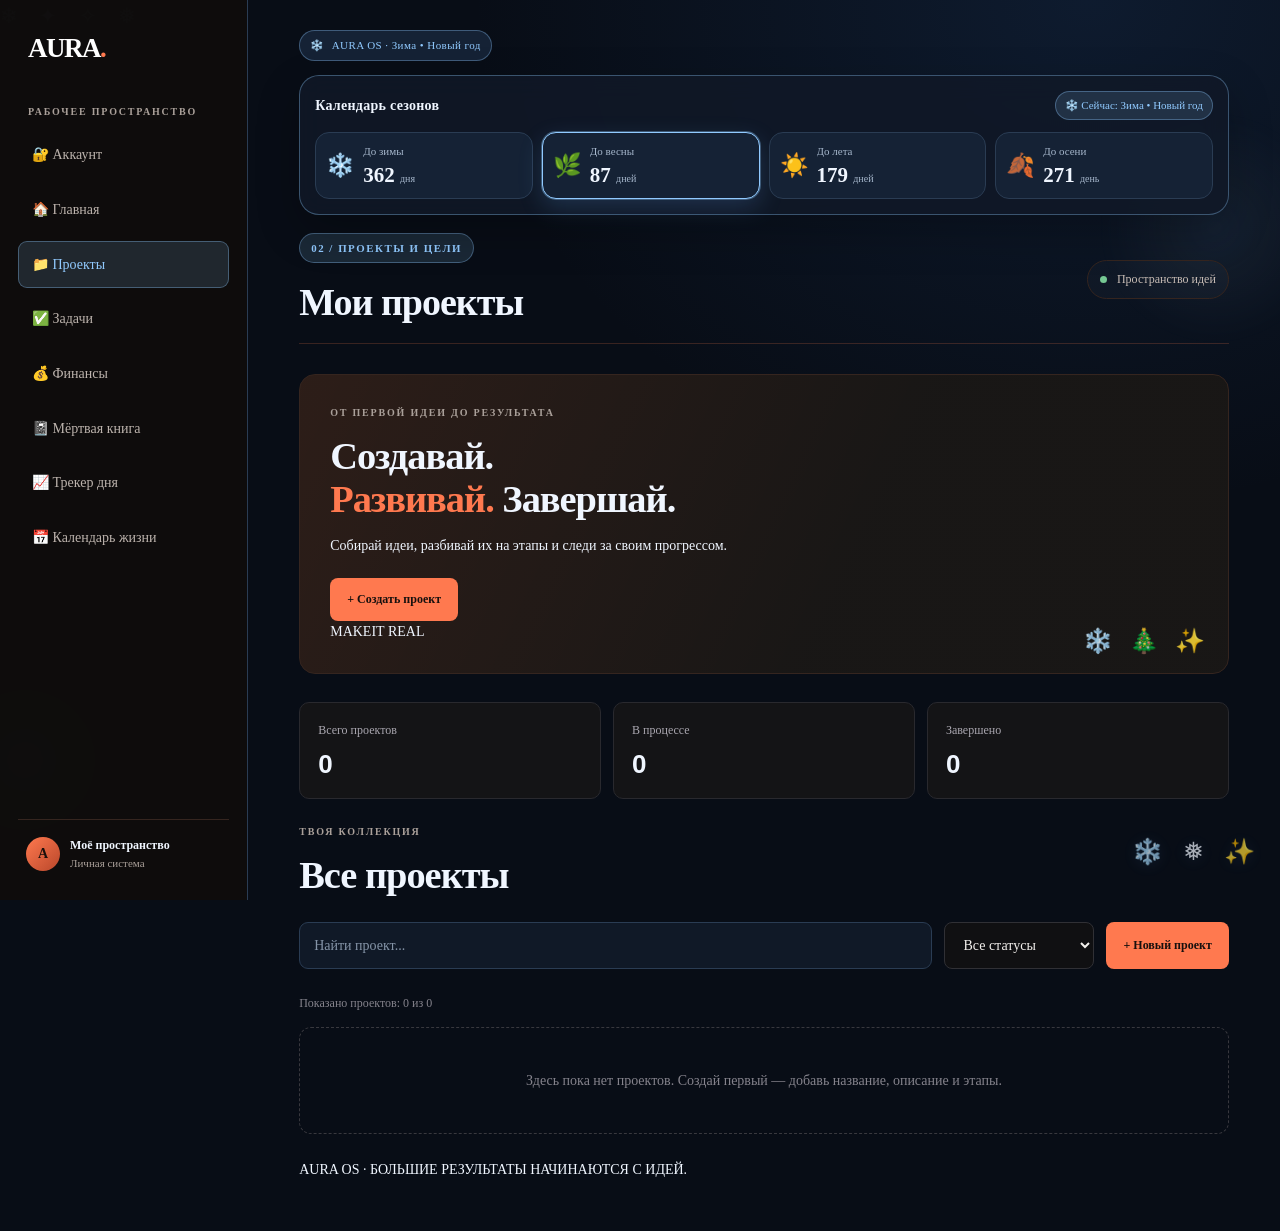
<file: pages/projects.html>
<!DOCTYPE html>
<html lang="ru">
<head>
    <meta charset="UTF-8">
    <meta name="viewport" content="width=device-width, initial-scale=1.0">
    <title>Проекты — AURA OS</title>
    <link rel="stylesheet" href="../css/main.css">
    <link rel="stylesheet" href="../css/seasonal-design.css">

    <style>
        .projects-intro {
            margin-top: 30px;
            padding: 30px;
        }

        .project-toolbar {
            display: flex;
            gap: 12px;
            flex-wrap: wrap;
            margin: 25px 0;
        }

        .field,
        .project-toolbar select,
        .project-toolbar input,
        .project-form input,
        .project-form textarea,
        .project-form select,
        .subtask-input {
            width: 100%;
            background: #101012;
            color: #f3f0ed;
            border: 1px solid #303035;
            border-radius: 8px;
            padding: 12px 14px;
            font: inherit;
            outline: none;
        }

        .field:focus,
        .project-toolbar input:focus,
        .project-form input:focus,
        .project-form textarea:focus,
        .project-form select:focus {
            border-color: #ff794f;
        }

        .project-toolbar input {
            flex: 1;
            min-width: 180px;
        }

        .project-toolbar select {
            width: auto;
            min-width: 150px;
        }

        .action-button {
            border: 0;
            border-radius: 8px;
            padding: 12px 17px;
            background: #ff794f;
            color: #17100e;
            font-weight: 700;
            font-size: 12px;
            cursor: pointer;
        }

        .action-button:hover {
            filter: brightness(1.1);
        }

        .secondary-button {
            border: 1px solid #38383e;
            border-radius: 8px;
            padding: 10px 13px;
            background: #1b1b1f;
            color: #f3f0ed;
            font-size: 12px;
            cursor: pointer;
        }

        .success-button {
            border: 1px solid #326849;
            border-radius: 8px;
            padding: 10px 13px;
            background: #14231b;
            color: #85dcb0;
            font-size: 12px;
            cursor: pointer;
        }

        .danger-button {
            border: 1px solid #5a302d;
            border-radius: 8px;
            padding: 10px 13px;
            background: #241615;
            color: #ff9a85;
            font-size: 12px;
            cursor: pointer;
        }

        .project-stats {
            display: grid;
            grid-template-columns: repeat(3, minmax(0, 1fr));
            gap: 12px;
            margin: 25px 0;
        }

        .mini-stat {
            background: #141416;
            border: 1px solid #29292e;
            border-radius: 10px;
            padding: 18px;
        }

        .mini-stat span {
            display: block;
            color: #aaa7b0;
            font-size: 12px;
        }

        .mini-stat strong {
            display: block;
            margin-top: 10px;
            font: 700 26px 'Manrope', sans-serif;
        }

        .project-grid {
            display: grid;
            grid-template-columns: repeat(2, minmax(0, 1fr));
            gap: 16px;
        }

        .project-card {
            min-width: 0;
            background: #141416;
            border: 1px solid #29292e;
            border-radius: 13px;
            padding: 21px;
        }

        .project-card-top {
            display: flex;
            justify-content: space-between;
            align-items: flex-start;
            gap: 12px;
        }

        .project-category {
            color: #ff9473;
            font-size: 10px;
            text-transform: uppercase;
            letter-spacing: 1.3px;
        }

        .project-title {
            font: 700 19px 'Manrope', sans-serif;
            margin: 10px 0;
            overflow-wrap: anywhere;
        }

        .project-description {
            color: #aaa7b0;
            font-size: 13px;
            line-height: 1.7;
            white-space: pre-wrap;
            overflow-wrap: anywhere;
        }

        .status-pill {
            flex-shrink: 0;
            border: 1px solid #454047;
            border-radius: 30px;
            padding: 6px 9px;
            font-size: 10px;
            color: #c5c1ca;
        }

        .status-pill[data-status="В процессе"] {
            color: #ffb08f;
            border-color: #75432f;
        }

        .status-pill[data-status="Завершён"] {
            color: #85dcb0;
            border-color: #326849;
        }

        .status-pill[data-status="На паузе"] {
            color: #d2b6ff;
            border-color: #55416f;
        }

        .progress-header {
            display: flex;
            justify-content: space-between;
            align-items: center;
            gap: 10px;
            margin-top: 22px;
            font-size: 12px;
        }

        .progress-header strong {
            color: #ff9473;
        }

        .progress-track {
            height: 6px;
            border-radius: 20px;
            background: #303035;
            overflow: hidden;
            margin: 10px 0;
        }

        .progress-fill {
            height: 100%;
            background: #ff794f;
            border-radius: inherit;
            transition: width .2s;
        }

        .progress-caption {
            color: #85838c;
            font-size: 11px;
        }

        .subtask-section {
            border-top: 1px solid #29292e;
            margin-top: 19px;
            padding-top: 17px;
        }

        .subtask-heading {
            display: flex;
            justify-content: space-between;
            gap: 10px;
            align-items: center;
            margin-bottom: 12px;
            font-size: 12px;
            font-weight: 700;
        }

        .subtask-list {
            display: grid;
            gap: 8px;
        }

        .subtask-row {
            display: flex;
            align-items: flex-start;
            gap: 10px;
            background: #101012;
            border: 1px solid #252529;
            border-radius: 8px;
            padding: 11px;
        }

        .subtask-row input {
            flex-shrink: 0;
            width: 16px;
            height: 16px;
            margin-top: 2px;
            accent-color: #ff794f;
            cursor: pointer;
        }

        .subtask-text {
            flex: 1;
            min-width: 0;
            overflow-wrap: anywhere;
            font-size: 12px;
            line-height: 1.6;
        }

        .subtask-row.done .subtask-text {
            color: #85838c;
            text-decoration: line-through;
        }

        .remove-subtask {
            background: none;
            border: 0;
            color: #85838c;
            cursor: pointer;
            font-size: 16px;
        }

        .add-subtask-form {
            display: flex;
            gap: 8px;
            margin-top: 12px;
        }

        .add-subtask-form input {
            flex: 1;
            min-width: 0;
            background: #101012;
            color: #f3f0ed;
            border: 1px solid #303035;
            border-radius: 7px;
            padding: 10px;
            font: inherit;
            font-size: 12px;
        }

        .add-subtask-form button {
            background: #262126;
            border: 1px solid #443039;
            color: #ff9473;
            border-radius: 7px;
            padding: 0 12px;
            cursor: pointer;
        }

        .project-meta {
            display: flex;
            flex-wrap: wrap;
            gap: 8px 15px;
            margin-top: 15px;
            color: #85838c;
            font-size: 11px;
        }

        .project-actions {
            display: flex;
            flex-wrap: wrap;
            gap: 8px;
            margin-top: 17px;
        }

        .empty-state {
            grid-column: 1 / -1;
            padding: 40px 20px;
            border: 1px dashed #38383e;
            border-radius: 12px;
            text-align: center;
            color: #85838c;
            line-height: 1.8;
        }

        .modal {
            position: fixed;
            inset: 0;
            z-index: 10;
            display: none;
            align-items: center;
            justify-content: center;
            padding: 18px;
            background: rgba(0, 0, 0, .78);
        }

        .modal.open {
            display: flex;
        }

        .modal-box {
            width: min(100%, 560px);
            max-height: 90vh;
            overflow-y: auto;
            padding: 25px;
            background: #171719;
            border: 1px solid #38383e;
            border-radius: 14px;
        }

        .modal-header {
            display: flex;
            justify-content: space-between;
            align-items: center;
            gap: 12px;
            margin-bottom: 22px;
        }

        .modal-header h2 {
            margin: 0;
            font: 700 21px 'Manrope', sans-serif;
        }

        .close-modal {
            background: transparent;
            color: #aaa7b0;
            border: 0;
            font-size: 25px;
            cursor: pointer;
        }

        .project-form {
            display: grid;
            gap: 15px;
        }

        .project-form label {
            display: grid;
            gap: 7px;
            color: #c5c1ca;
            font-size: 12px;
        }

        .project-form textarea {
            min-height: 100px;
            resize: vertical;
        }

        .form-row {
            display: grid;
            grid-template-columns: 1fr 1fr;
            gap: 12px;
        }

        .modal-actions {
            display: flex;
            justify-content: flex-end;
            flex-wrap: wrap;
            gap: 9px;
            margin-top: 5px;
        }

        .project-count {
            color: #85838c;
            font-size: 12px;
            margin-bottom: 14px;
        }

        @media (max-width: 1000px) {
            .project-grid {
                grid-template-columns: 1fr;
            }
        }

        @media (max-width: 600px) {
            .project-stats {
                grid-template-columns: 1fr;
            }

            .project-toolbar {
                display: grid;
            }

            .project-toolbar select {
                width: 100%;
            }

            .form-row {
                grid-template-columns: 1fr;
            }

            .projects-intro {
                padding: 23px;
            }

            .project-card {
                padding: 16px;
            }
        }
    </style>
</head>

<body data-aura-page="projects">
<div class="app">
    <aside class="sidebar">
        <div class="logo">AURA<span>.</span></div>
        <p class="sidebar-label">РАБОЧЕЕ ПРОСТРАНСТВО</p>

        <nav>
                <a class="nav-link" href="../auth.html">🔐 Аккаунт</a>
            <a class="nav-link" href="../index.html">🏠 Главная</a>
            <a class="nav-link active" href="projects.html">📁 Проекты</a>
            <a class="nav-link" href="tasks.html">✅ Задачи</a>
                <a class="nav-link" href="finance.html">💰 Финансы</a>
                <a class="nav-link" href="dead-book.html">📓 Мёртвая книга</a><a class="nav-link" href="day-tracker.html">📈 Трекер дня</a><a class="nav-link" href="calendar.html">📅 Календарь жизни</a>
        </nav>

        <div class="sidebar-bottom">
            <div class="avatar">A</div>
            <div>
                <strong>Моё пространство</strong>
                <small>Личная система</small>
            </div>
        </div>
    </aside>

    <main class="main">
        <header class="topbar">
            <div>
                <span class="eyebrow page-identity">02 / ПРОЕКТЫ И ЦЕЛИ</span>
                <h1>Мои проекты</h1>
            </div>
            <div class="status"><span></span> Пространство идей</div>
        </header>

        <section class="welcome projects-intro">
            <div>
                <span class="eyebrow">ОТ ПЕРВОЙ ИДЕИ ДО РЕЗУЛЬТАТА</span>
                <h2>Создавай.<br><span>Развивай.</span> Завершай.</h2>
                <p>Собирай идеи, разбивай их на этапы и следи за своим прогрессом.</p>
                <button class="action-button" id="open-create">+ Создать проект</button>
            </div>
            <div class="welcome-mark">MAKE<span>IT REAL</span></div>
        </section>

        <section class="project-stats">
            <article class="mini-stat">
                <span>Всего проектов</span>
                <strong id="total-projects">0</strong>
            </article>
            <article class="mini-stat">
                <span>В процессе</span>
                <strong id="active-projects">0</strong>
            </article>
            <article class="mini-stat">
                <span>Завершено</span>
                <strong id="completed-projects">0</strong>
            </article>
        </section>

        <section>
            <div class="section-heading">
                <div>
                    <span class="eyebrow">ТВОЯ КОЛЛЕКЦИЯ</span>
                    <h2>Все проекты</h2>
                </div>
            </div>

            <div class="project-toolbar">
                <input id="search-projects" type="search" placeholder="Найти проект...">
                <select id="filter-status" aria-label="Фильтр по статусу">
                    <option value="all">Все статусы</option>
                    <option value="Не начат">Не начат</option>
                    <option value="В процессе">В процессе</option>
                    <option value="На паузе">На паузе</option>
                    <option value="Завершён">Завершён</option>
                </select>
                <button class="action-button" id="open-create-2">+ Новый проект</button>
            </div>

            <p class="project-count" id="project-count"></p>
            <div class="project-grid" id="project-grid"></div>
        </section>

        <footer>AURA OS <span>·</span> БОЛЬШИЕ РЕЗУЛЬТАТЫ НАЧИНАЮТСЯ С ИДЕЙ.</footer>
    </main>
</div>

<div class="modal" id="project-modal" role="dialog"
     aria-modal="true" aria-labelledby="modal-title">
    <div class="modal-box">
        <div class="modal-header">
            <h2 id="modal-title">Новый проект</h2>
            <button type="button" class="close-modal" id="close-modal"
                    aria-label="Закрыть">×</button>
        </div>

        <form class="project-form" id="project-form">
            <label>
                Название проекта *
                <input id="project-name" required maxlength="120"
                       placeholder="Например: Написание книги">
            </label>

            <label>
                Описание
                <textarea id="project-description" maxlength="3000"
                          placeholder="Цель, идеи, подробности проекта..."></textarea>
            </label>

            <div class="form-row">
                <label>
                    Категория
                    <input id="project-category" maxlength="60"
                           placeholder="Например: Творчество">
                </label>
                <label>
                    Статус
                    <select id="project-status">
                        <option>Не начат</option>
                        <option selected>В процессе</option>
                        <option>На паузе</option>
                        <option>Завершён</option>
                    </select>
                </label>
            </div>

            <div class="form-row">
                <label>
                    Приоритет
                    <select id="project-priority">
                        <option>Низкий</option>
                        <option selected>Средний</option>
                        <option>Высокий</option>
                    </select>
                </label>
                <label>
                    Дедлайн
                    <input id="project-deadline" type="date">
                </label>
            </div>

            <label>
                Первые подпункты (каждый с новой строки)
                <textarea id="project-subtasks" maxlength="5000"
                          placeholder="Продумать идею&#10;Составить план&#10;Выполнить первый этап"></textarea>
            </label>

            <div class="modal-actions">
                <button type="button" class="secondary-button" id="cancel-modal">
                    Отмена
                </button>
                <button type="submit" class="action-button" id="save-project">
                    Создать проект
                </button>
            </div>
        </form>
    </div>
</div>

<script>
(() => {
    'use strict';

    const STORAGE_KEY = 'aura-os-projects-v1';
    const $ = id => document.getElementById(id);

    const grid = $('project-grid');
    const modal = $('project-modal');
    const form = $('project-form');

    let projects = [];
    let editingId = null;

    try {
        const saved = JSON.parse(localStorage.getItem(STORAGE_KEY) || '[]');
        if (Array.isArray(saved)) {
            projects = saved
                .filter(p => p && typeof p === 'object' && p.id)
                .map(p => {
                    const project = {
                        id: String(p.id),
                        name: String(p.name || 'Без названия'),
                        description: String(p.description || ''),
                        category: String(p.category || 'Без категории'),
                        status: ['Не начат', 'В процессе', 'На паузе', 'Завершён'].includes(p.status)
                            ? p.status : 'Не начат',
                        priority: ['Низкий', 'Средний', 'Высокий'].includes(p.priority)
                            ? p.priority : 'Средний',
                        deadline: String(p.deadline || ''),
                        completedAt: String(p.completedAt || ''),
                        subtasks: Array.isArray(p.subtasks)
                            ? p.subtasks.filter(s => s && typeof s === 'object')
                                .map(s => ({
                                    id: String(s.id || makeId()),
                                    text: String(s.text || ''),
                                    done: Boolean(s.done)
                                }))
                                .filter(s => s.text.trim())
                            : []
                    };

                    // Если все имеющиеся подпункты отмечены, статус проекта тоже завершён.
                    // Не меняем проекты без подпунктов и не трогаем паузу.
                    if (project.subtasks.length > 0 &&
                        project.subtasks.every(s => s.done)) {
                        project.status = 'Завершён';
                        if (!project.completedAt) {
                            project.completedAt = new Date().toISOString();
                        }
                    }

                    return project;
                });

            // Сохраняем согласованный статус, чтобы главная страница тоже его увидела.
            localStorage.setItem(STORAGE_KEY, JSON.stringify(projects));
        }
    } catch (error) {
        console.error('Не удалось загрузить проекты:', error);
        projects = [];
    }

    function makeId() {
        return Date.now().toString(36) +
            Math.random().toString(36).slice(2, 10);
    }

    function saveProjects() {
        try {
            localStorage.setItem(STORAGE_KEY, JSON.stringify(projects));
            return true;
        } catch (error) {
            alert('Не удалось сохранить данные. Возможно, хранилище браузера заполнено.');
            console.error(error);
            return false;
        }
    }

    function progress(project) {
        const total = project.subtasks.length;
        const done = project.subtasks.filter(s => s.done).length;
        return {
            total,
            done,
            percent: total ? Math.round(done / total * 100) : 0
        };
    }

    function escapeText(value) {
        return String(value)
            .replaceAll('&', '&amp;')
            .replaceAll('<', '&lt;')
            .replaceAll('>', '&gt;')
            .replaceAll('"', '&quot;')
            .replaceAll("'", '&#39;');
    }

    function formatDate(value) {
        if (!value) return '';
        const parts = value.split('-');
        if (parts.length !== 3) return value;
        return `${parts[2]}.${parts[1]}.${parts[0]}`;
    }

    function renderStats() {
        $('total-projects').textContent = projects.length;
        $('active-projects').textContent =
            projects.filter(p => p.status === 'В процессе').length;
        $('completed-projects').textContent =
            projects.filter(p => p.status === 'Завершён').length;
    }

    function renderProjects() {
        renderStats();

        const query = $('search-projects').value.trim().toLowerCase();
        const status = $('filter-status').value;

        const visible = projects.filter(project => {
            const searchable = [
                project.name,
                project.description,
                project.category,
                ...project.subtasks.map(s => s.text)
            ].join(' ').toLowerCase();

            return searchable.includes(query) &&
                (status === 'all' || project.status === status);
        });

        $('project-count').textContent =
            `Показано проектов: ${visible.length} из ${projects.length}`;

        grid.replaceChildren();

        if (!visible.length) {
            const empty = document.createElement('div');
            empty.className = 'empty-state';
            empty.textContent = projects.length
                ? 'Ничего не найдено. Попробуй изменить поиск или фильтр.'
                : 'Здесь пока нет проектов. Создай первый — добавь название, описание и этапы.';
            grid.appendChild(empty);
            return;
        }

        visible.forEach(project => {
            const p = progress(project);
            const card = document.createElement('article');
            card.className = 'project-card';

            const subtaskMarkup = project.subtasks.length
                ? project.subtasks.map(task => `
                    <div class="subtask-row ${task.done ? 'done' : ''}">
                        <input type="checkbox"
                            data-action="toggle-subtask"
                            data-project-id="${escapeText(project.id)}"
                            data-subtask-id="${escapeText(task.id)}"
                            aria-label="Отметить подпункт"
                            ${task.done ? 'checked' : ''}>
                        <span class="subtask-text">${escapeText(task.text)}</span>
                        <button type="button" class="remove-subtask"
                            data-action="remove-subtask"
                            data-project-id="${escapeText(project.id)}"
                            data-subtask-id="${escapeText(task.id)}"
                            aria-label="Удалить подпункт">×</button>
                    </div>
                `).join('')
                : '<p class="progress-caption">Подпунктов пока нет — добавь первый ниже.</p>';

            const deadline = project.deadline
                ? `<span>◷ Срок: ${escapeText(formatDate(project.deadline))}</span>`
                : '';

            card.innerHTML = `
                <div class="project-card-top">
                    <div>
                        <div class="project-category">${escapeText(project.category || 'Без категории')}</div>
                        <h3 class="project-title">${escapeText(project.name)}</h3>
                    </div>
                    <span class="status-pill"
                        data-status="${escapeText(project.status)}">
                        ${escapeText(project.status)}
                    </span>
                </div>

                <div class="project-description">${
                    escapeText(project.description || 'Описание пока не добавлено.')
                }</div>

                <div class="project-meta">
                    <span>Приоритет: ${escapeText(project.priority)}</span>
                    ${deadline}
                </div>

                <div class="progress-header">
                    <span>Прогресс проекта</span>
                    <strong>${p.percent}%</strong>
                </div>
                <div class="progress-track" role="progressbar"
                    aria-label="Прогресс проекта"
                    aria-valuenow="${p.percent}" aria-valuemin="0" aria-valuemax="100">
                    <div class="progress-fill" style="width:${p.percent}%"></div>
                </div>
                <div class="progress-caption">
                    ${p.done} из ${p.total} подпунктов выполнено
                </div>

                <div class="subtask-section">
                    <div class="subtask-heading">
                        <span>Этапы и подпункты</span>
                        <span>${p.done}/${p.total}</span>
                    </div>
                    <div class="subtask-list">${subtaskMarkup}</div>

                    <form class="add-subtask-form"
                        data-project-id="${escapeText(project.id)}">
                        <input class="subtask-input" name="subtask"
                            maxlength="200" required
                            placeholder="Добавить новый подпункт...">
                        <button type="submit" aria-label="Добавить подпункт">+</button>
                    </form>
                </div>

                <div class="project-actions">
                    <button type="button" class="success-button"
                        data-action="finish" data-project-id="${escapeText(project.id)}">
                        ${project.status === 'Завершён' ? '↶ Возобновить' : '✓ Завершить проект'}
                    </button>
                    <button type="button" class="secondary-button"
                        data-action="edit" data-project-id="${escapeText(project.id)}">
                        Редактировать
                    </button>
                    <button type="button" class="secondary-button"
                        data-action="change-status" data-project-id="${escapeText(project.id)}">
                        Изменить статус
                    </button>
                    <button type="button" class="danger-button"
                        data-action="delete" data-project-id="${escapeText(project.id)}">
                        Удалить
                    </button>
                </div>
            `;

            grid.appendChild(card);
        });
    }

    function openModal(project = null) {
        editingId = project ? project.id : null;
        form.reset();

        $('modal-title').textContent =
            project ? 'Редактировать проект' : 'Новый проект';
        $('save-project').textContent =
            project ? 'Сохранить изменения' : 'Создать проект';

        if (project) {
            $('project-name').value = project.name;
            $('project-description').value = project.description;
            $('project-category').value =
                project.category === 'Без категории' ? '' : project.category;
            $('project-status').value = project.status;
            $('project-priority').value = project.priority;
            $('project-deadline').value = project.deadline;
            $('project-subtasks').value =
                project.subtasks.map(s => s.text).join('\n');
        }

        modal.classList.add('open');
        $('project-name').focus();
    }

    function closeModal() {
        modal.classList.remove('open');
        editingId = null;
    }

    function getSubtasksFromForm() {
        return $('project-subtasks').value
            .split('\n')
            .map(text => text.trim())
            .filter(Boolean)
            .map(text => ({ id: makeId(), text, done: false }));
    }

    $('open-create').addEventListener('click', () => openModal());
    $('open-create-2').addEventListener('click', () => openModal());
    $('close-modal').addEventListener('click', closeModal);
    $('cancel-modal').addEventListener('click', closeModal);

    modal.addEventListener('click', event => {
        if (event.target === modal) closeModal();
    });

    document.addEventListener('keydown', event => {
        if (event.key === 'Escape' && modal.classList.contains('open')) {
            closeModal();
        }
    });

    form.addEventListener('submit', event => {
        event.preventDefault();

        const name = $('project-name').value.trim();
        if (!name) {
            $('project-name').focus();
            return;
        }

        const data = {
            name,
            description: $('project-description').value.trim(),
            category: $('project-category').value.trim() || 'Без категории',
            status: $('project-status').value,
            priority: $('project-priority').value,
            deadline: $('project-deadline').value
        };

        if (editingId) {
            const project = projects.find(p => p.id === editingId);
            if (!project) return;

            Object.assign(project, data);

            // Сохраняем существующие отметки для подпунктов,
            // которые остались в списке после редактирования.
            const oldTasks = project.subtasks;
            const newTexts = $('project-subtasks').value
                .split('\n').map(t => t.trim()).filter(Boolean);

            project.subtasks = newTexts.map(text => {
                const old = oldTasks.find(s => s.text === text);
                return old || { id: makeId(), text, done: false };
            });
        } else {
            projects.unshift({
                id: makeId(),
                ...data,
                subtasks: getSubtasksFromForm(),
                createdAt: new Date().toISOString()
            });
        }

        if (saveProjects()) {
            closeModal();
            renderProjects();
        }
    });

    $('search-projects').addEventListener('input', renderProjects);
    $('filter-status').addEventListener('change', renderProjects);

    grid.addEventListener('change', event => {
        const checkbox = event.target.closest('[data-action="toggle-subtask"]');
        if (!checkbox) return;

        const project = projects.find(p => p.id === checkbox.dataset.projectId);
        const task = project?.subtasks.find(s => s.id === checkbox.dataset.subtaskId);
        if (!task) return;

        task.done = checkbox.checked;

        if (task.done && project.status === 'Не начат') {
            project.status = 'В процессе';
        }

        if (project.subtasks.length &&
            project.subtasks.every(s => s.done)) {
            project.status = 'Завершён';
        } else if (project.status === 'Завершён') {
            project.status = 'В процессе';
        }

        saveProjects();
        renderProjects();
    });

    grid.addEventListener('submit', event => {
        const subtaskForm = event.target.closest('.add-subtask-form');
        if (!subtaskForm) return;

        event.preventDefault();

        const project = projects.find(
            p => p.id === subtaskForm.dataset.projectId
        );
        const input = subtaskForm.elements.subtask;
        const text = input.value.trim();

        if (!project || !text) return;

        project.subtasks.push({
            id: makeId(),
            text,
            done: false
        });

        if (project.status === 'Не начат') {
            project.status = 'В процессе';
        }

        saveProjects();
        renderProjects();
    });

    grid.addEventListener('click', event => {
        const button = event.target.closest('[data-action]');
        if (!button) return;

        const project = projects.find(
            p => p.id === button.dataset.projectId
        );
        if (!project) return;

        switch (button.dataset.action) {
            case 'edit':
                openModal(project);
                break;

            case 'finish':
                if (project.status === 'Завершён') {
                    project.status = project.subtasks.some(s => s.done)
                        ? 'В процессе'
                        : 'Не начат';
                } else {
                    project.status = 'Завершён';
                    project.completedAt = new Date().toISOString();
                }
                saveProjects();
                renderProjects();
                break;

            case 'delete':
                if (confirm(`Удалить проект «${project.name}» и все его подпункты?`)) {
                    projects = projects.filter(p => p.id !== project.id);
                    saveProjects();
                    renderProjects();
                }
                break;

            case 'remove-subtask':
                project.subtasks = project.subtasks.filter(
                    s => s.id !== button.dataset.subtaskId
                );
                if (project.status === 'Завершён' &&
                    project.subtasks.some(s => !s.done)) {
                    project.status = 'В процессе';
                }
                saveProjects();
                renderProjects();
                break;

            case 'change-status': {
                const statuses = ['Не начат', 'В процессе', 'На паузе', 'Завершён'];
                const current = statuses.indexOf(project.status);
                project.status = statuses[(current + 1) % statuses.length];
                saveProjects();
                renderProjects();
                break;
            }
        }
    });

    renderProjects();
})();
</script>
    <script src="../js/seasonal-theme.js"></script>
</body>
</html>
</file>
<file: css/main.css>
/* AURA OS — базовое оформление */
:root{--bg:#0d0b0a;--panel:#151312;--panel2:#1b1715;--text:#f3eee9;--muted:#aaa09a;--accent:#ff794f;--border:#35251f;--radius:16px}
*{box-sizing:border-box}
html{min-height:100%;scroll-behavior:smooth}
body{margin:0;background:radial-gradient(ellipse at 70% 0%,#25140e 0%,var(--bg) 52%);color:var(--text);font-family:Inter,"Segoe UI",Arial,sans-serif;font-size:14px;line-height:1.55}
a{color:var(--accent);text-decoration:none}
a:hover{filter:brightness(1.15)}
button,input,select,textarea{font:inherit}
button{cursor:pointer}
.app{display:flex;min-height:100vh;width:100%}
.sidebar{width:248px;flex:0 0 248px;min-height:100vh;padding:28px 18px;background:rgba(15,13,12,.94);border-right:1px solid var(--border);display:flex;flex-direction:column;position:sticky;top:0;height:100vh}
.logo{font-size:27px;font-weight:900;letter-spacing:-1.5px;color:#fff;margin:0 10px 34px}.logo span{color:var(--accent)}
.sidebar-label,.eyebrow{display:block;color:var(--muted);font-size:10px;letter-spacing:1.8px;font-weight:700}
.sidebar-label{margin:0 10px 12px}
.sidebar nav{display:grid;gap:7px}
.nav-link{display:flex;align-items:center;gap:10px;padding:12px 13px;border:1px solid transparent;border-radius:10px;color:#bcb3ad;transition:.2s}
.nav-link:hover,.nav-link.active{background:rgba(255,121,79,.10);border-color:var(--border);color:var(--accent)}
.sidebar-bottom{display:flex;align-items:center;gap:10px;margin-top:auto;padding:16px 8px 0;border-top:1px solid var(--border)}
.sidebar-bottom strong,.sidebar-bottom small{display:block}.sidebar-bottom strong{font-size:12px}.sidebar-bottom small{color:var(--muted);font-size:11px}
.avatar{width:34px;height:34px;display:grid;place-items:center;background:linear-gradient(135deg,var(--accent),#b9472b);border-radius:50%;color:#1b100c;font-weight:900}
.main{min-width:0;flex:1;padding:30px clamp(20px,4vw,56px) 50px;max-width:1600px;margin:0 auto}
.topbar{display:flex;justify-content:space-between;align-items:center;gap:20px;margin:0 0 28px;padding-bottom:22px;border-bottom:1px solid var(--border)}
h1{font-size:clamp(25px,3vw,38px);line-height:1.15;letter-spacing:-1px;margin:8px 0 0;font-weight:800}
h2{font-size:clamp(26px,3vw,42px);line-height:1.12;letter-spacing:-1px;margin:14px 0}
h3{font-size:17px;margin:0 0 14px}
p{color:var(--muted)}
.status{white-space:nowrap;color:#c7bcb5;font-size:12px;border:1px solid var(--border);border-radius:999px;padding:9px 12px;background:rgba(255,255,255,.025)}
.status span{display:inline-block;width:7px;height:7px;background:#76c893;border-radius:50%;margin-right:7px}
.welcome{position:relative;overflow:hidden;padding:clamp(24px,4vw,42px);margin-bottom:28px;border:1px solid var(--border);border-radius:var(--radius);background:linear-gradient(115deg,rgba(255,121,79,.10),rgba(255,255,255,.015) 60%),var(--panel)}
.welcome h2 span{color:var(--accent)}.welcome p{max-width:620px;margin:12px 0 22px}
.welcome a,.primary-button,.action-button,.task-form button,.history-toggle{display:inline-flex;align-items:center;justify-content:center;gap:8px;border:1px solid var(--accent);border-radius:9px;padding:11px 16px;background:var(--accent);color:#1a100c;font-weight:800}
.dashboard-grid{display:grid;grid-template-columns:repeat(3,minmax(0,1fr));gap:14px}
.dashboard-stat,.dashboard-panel,.project-card,.task-item,.panel,.card{background:var(--panel);border:1px solid var(--border);border-radius:13px;padding:20px}
.dashboard-stat .stat-value{display:block;font-size:30px;font-weight:800;margin:10px 0 5px;color:var(--accent)}
.dashboard-two{display:grid;grid-template-columns:minmax(0,1.15fr) minmax(0,1fr);gap:16px}
.dashboard-muted,.dashboard-stat small{color:var(--muted);font-size:12px}
.dashboard-list,.task-list{display:grid;gap:10px}
.dashboard-task{display:flex;gap:10px;align-items:flex-start;padding:12px;border:1px solid var(--border);border-radius:9px}
.dashboard-task input,.task-item input{accent-color:var(--accent)}
.dashboard-task.is-done span,.task-item.done .task-name{color:#85838c;text-decoration:line-through}
.dashboard-project{border-bottom:1px solid var(--border);padding:12px 0}.dashboard-project:last-child{border-bottom:0}
.dashboard-project-head{display:flex;gap:10px;justify-content:space-between;align-items:flex-start}
.dashboard-project-name{font-weight:700;overflow-wrap:anywhere}
.progress,.progress-bar{height:7px;background:#302722;border-radius:99px;overflow:hidden}.progress>span,.progress-bar>span{display:block;height:100%;background:var(--accent);border-radius:99px}
.task-item{display:flex;align-items:center;gap:12px;padding:16px}.task-name{flex:1;overflow-wrap:anywhere}
.delete-task{background:transparent;border:0;color:var(--muted);font-size:18px}.delete-task:hover{color:var(--accent)}
.task-summary{color:var(--muted);font-size:13px;margin-bottom:18px}
.day-picker{display:flex;flex-wrap:wrap;gap:8px;margin:12px 0 8px}
.day-chip{display:flex;align-items:center;gap:7px;background:var(--panel);border:1px solid var(--border);border-radius:9px;padding:9px 12px;color:var(--text);font-size:13px;cursor:pointer}
.day-chip input{accent-color:var(--accent)}
input,select,textarea{max-width:100%}
input:focus,select:focus,textarea:focus{outline:2px solid color-mix(in srgb,var(--accent) 55%,transparent);outline-offset:1px}
section{margin-bottom:25px}
@media(max-width:900px){.sidebar{width:205px;flex-basis:205px;padding:22px 12px}.main{padding:24px 20px}.dashboard-grid{grid-template-columns:repeat(2,minmax(0,1fr))}}
@media(max-width:650px){.app{display:block}.sidebar{position:relative;width:100%;height:auto;min-height:0;padding:14px;display:block;border-right:0;border-bottom:1px solid var(--border)}.logo{margin:0 8px 12px}.sidebar-label,.sidebar-bottom{display:none}.sidebar nav{display:flex;flex-wrap:wrap}.nav-link{padding:9px 10px}.main{padding:20px 14px}.topbar{align-items:flex-start;flex-direction:column}.dashboard-grid,.dashboard-two{grid-template-columns:1fr}.welcome{padding:22px}.status{white-space:normal}}
</file>
<file: css/seasonal-design.css>
/*
 * AURA OS — Global Seasonal Design System
 * Load this stylesheet AFTER main.css and seasonal-theme.js on every page.
 * All shared UI components inherit seasonal tokens automatically.
 */
:root {
  color-scheme: dark;
  --aura-bg: #0a0a0c;
  --aura-surface: #131316;
  --aura-surface-2: #19191d;
  --aura-surface-3: #202025;
  --aura-text: #f5f2f0;
  --aura-muted: #a6a2aa;
  --aura-line: #2b2a30;
  --aura-accent: #ff784f;
  --aura-accent-hover: #ff9676;
  --aura-accent-contrast: #1b100c;
  --aura-accent-soft: rgba(255,120,79,.13);
  --aura-accent-border: rgba(255,120,79,.34);
  --aura-glow: rgba(255,120,79,.15);
  --aura-shadow: 0 16px 44px rgba(0,0,0,.24);
  --aura-radius-sm: 9px;
  --aura-radius: 14px;
  --aura-radius-lg: 20px;
  --aura-season-bg-image: radial-gradient(ellipse at 85% 0%, rgba(120,55,24,.16), transparent 42%);
  --aura-season-decoration: "🍂  ✦  🎃";
  --aura-transition: 220ms ease;
}

/* Seasonal variables are selected by data-aura-season on <html>. */
:root[data-aura-season="autumn"] {
  --aura-bg: #100c0b;
  --aura-surface: #191311;
  --aura-surface-2: #211815;
  --aura-surface-3: #2b1e19;
  --aura-text: #fff3e8;
  --aura-muted: #c0a99b;
  --aura-line: #463026;
  --aura-accent: #ff784f;
  --aura-accent-hover: #ffa078;
  --aura-accent-contrast: #261109;
  --aura-accent-soft: rgba(255,120,79,.14);
  --aura-accent-border: rgba(255,120,79,.34);
  --aura-glow: rgba(255,120,79,.18);
  --aura-season-bg-image: radial-gradient(ellipse at 85% 0%, rgba(144,61,22,.23), transparent 42%), radial-gradient(ellipse at 0% 90%, rgba(89,35,18,.12), transparent 35%);
  --aura-season-decoration: "🍂  🎃  🍁";
}

:root[data-aura-season="winter"] {
  --aura-bg: #080d16;
  --aura-surface: #101927;
  --aura-surface-2: #152235;
  --aura-surface-3: #1d2d43;
  --aura-text: #f0f6ff;
  --aura-muted: #a6b7cc;
  --aura-line: #2a3c53;
  --aura-accent: #91caff;
  --aura-accent-hover: #b9ddff;
  --aura-accent-contrast: #0c1b2b;
  --aura-accent-soft: rgba(145,202,255,.14);
  --aura-accent-border: rgba(145,202,255,.34);
  --aura-glow: rgba(108,177,255,.18);
  --aura-season-bg-image: radial-gradient(ellipse at 85% 0%, rgba(48,91,151,.24), transparent 43%), radial-gradient(ellipse at 5% 90%, rgba(72,111,158,.12), transparent 35%);
  --aura-season-decoration: "❄  ✦  ❅";
}

:root[data-aura-season="spring"] {
  --aura-bg: #09110d;
  --aura-surface: #111b15;
  --aura-surface-2: #17251b;
  --aura-surface-3: #203326;
  --aura-text: #f0fff3;
  --aura-muted: #a7c2ae;
  --aura-line: #2d4835;
  --aura-accent: #8bdfa2;
  --aura-accent-hover: #b0f0bf;
  --aura-accent-contrast: #102217;
  --aura-accent-soft: rgba(139,223,162,.14);
  --aura-accent-border: rgba(139,223,162,.32);
  --aura-glow: rgba(94,209,129,.16);
  --aura-season-bg-image: radial-gradient(ellipse at 85% 0%, rgba(43,112,64,.23), transparent 43%), radial-gradient(ellipse at 0% 90%, rgba(73,119,56,.12), transparent 35%);
  --aura-season-decoration: "🌿  ✿  ❋";
}

:root[data-aura-season="summer"] {
  --aura-bg: #071113;
  --aura-surface: #0e1a1c;
  --aura-surface-2: #142426;
  --aura-surface-3: #1b3234;
  --aura-text: #efffff;
  --aura-muted: #a2c5c7;
  --aura-line: #29474a;
  --aura-accent: #55ded5;
  --aura-accent-hover: #8af0e8;
  --aura-accent-contrast: #082321;
  --aura-accent-soft: rgba(85,222,213,.14);
  --aura-accent-border: rgba(85,222,213,.33);
  --aura-glow: rgba(85,222,213,.17);
  --aura-season-bg-image: radial-gradient(ellipse at 85% 0%, rgba(16,130,143,.24), transparent 43%), radial-gradient(ellipse at 0% 90%, rgba(190,151,65,.10), transparent 35%);
  --aura-season-decoration: "☀  ≈  ✦";
}

/* Foundation: makes the whole page use the current season's palette. */
html, body {
  background-color: var(--aura-bg);
  color: var(--aura-text);
}
body {
  background-image: var(--aura-season-bg-image);
  background-attachment: fixed;
  transition: background-color var(--aura-transition), color var(--aura-transition);
}
::selection { background: var(--aura-accent); color: var(--aura-accent-contrast); }

/* Broad coverage of common layouts across existing and future pages. */
header, nav, aside, footer, main, section, article,
.sidebar, .main-content, .content, .page-content, .dashboard,
.topbar, .navbar, .header, .footer {
  transition: border-color var(--aura-transition), background-color var(--aura-transition), color var(--aura-transition);
}
.sidebar, aside, .navbar, nav[aria-label] {
  border-color: var(--aura-line);
}
.card, .project-card, .task-item, .stat-card, .dashboard-card,
.panel, .modal, .dialog, .dropdown-menu, .popover, .widget,
.task, .project, .list-item, .calendar-day, .calendar-cell {
  background-color: var(--aura-surface);
  border-color: var(--aura-line);
  color: var(--aura-text);
  transition: background-color var(--aura-transition), border-color var(--aura-transition),
              box-shadow var(--aura-transition), color var(--aura-transition), transform var(--aura-transition);
}
.card:hover, .project-card:hover, .dashboard-card:hover, .widget:hover {
  border-color: var(--aura-accent-border);
  box-shadow: 0 8px 28px var(--aura-glow);
}
h1, h2, h3, h4, h5, h6, p, label, small, strong, em, li {
  color: inherit;
}
.muted, .subtitle, .description, .hint, .help-text, .text-muted,
.task-summary, .project-description {
  color: var(--aura-muted);
}

/* Buttons: all ordinary and future buttons inherit the theme. */
button, input[type="button"], input[type="submit"], input[type="reset"],
.btn, .button, [role="button"], a.button, a.btn {
  font: inherit;
  border-radius: var(--aura-radius-sm);
  transition: background-color var(--aura-transition), border-color var(--aura-transition),
              color var(--aura-transition), box-shadow var(--aura-transition), transform var(--aura-transition);
}
button:not(:disabled), input[type="button"]:not(:disabled),
input[type="submit"]:not(:disabled), .btn, .button, [role="button"] {
  cursor: pointer;
}
button:focus-visible, a:focus-visible, input:focus-visible,
textarea:focus-visible, select:focus-visible, [tabindex]:focus-visible {
  outline: 2px solid var(--aura-accent);
  outline-offset: 3px;
}
button:hover:not(:disabled), input[type="button"]:hover:not(:disabled),
input[type="submit"]:hover:not(:disabled), .btn:hover, .button:hover {
  border-color: var(--aura-accent) !important;
  box-shadow: 0 0 0 3px var(--aura-accent-soft);
}
button:active:not(:disabled), .btn:active, .button:active {
  transform: translateY(1px);
}
button:disabled, input:disabled, select:disabled, textarea:disabled {
  opacity: .5;
  cursor: not-allowed;
}

/* Explicit primary styles; common existing orange buttons are included. */
button[type="submit"], input[type="submit"], .primary-button, .btn-primary,
.button-primary, .task-form button, #task-form button,
button.add-btn, .add-button, .new-project-button, .btn-accent,
a.primary-button, a.btn-primary {
  background: var(--aura-accent) !important;
  border-color: var(--aura-accent) !important;
  color: var(--aura-accent-contrast) !important;
}
button[type="submit"]:hover, input[type="submit"]:hover,
.primary-button:hover, .btn-primary:hover, .button-primary:hover,
.task-form button:hover, #task-form button:hover {
  background: var(--aura-accent-hover) !important;
  border-color: var(--aura-accent-hover) !important;
}
button:not([type="submit"]), .btn-secondary, .button-secondary,
.secondary-button, .filter-button, .tab-button {
  border-color: var(--aura-line);
}
button.danger, .danger-button, .delete-button, .btn-danger {
  color: #ff8b83;
  border-color: rgba(255,100,100,.35);
  background: rgba(255,80,80,.07);
}

/* Links, navigation, active tabs, chips, badges and status indicators. */
a { color: var(--aura-accent); text-decoration-color: transparent; }
a:hover { text-decoration-color: currentColor; }
.sidebar a, aside a, nav a, .nav-link, .tab, .menu-item {
  transition: color var(--aura-transition), background-color var(--aura-transition), border-color var(--aura-transition);
}
.nav-link.active, .sidebar a.active, nav a.active, .tab.active,
[aria-current="page"] {
  color: var(--aura-accent) !important;
  border-color: var(--aura-accent-border);
  background-color: var(--aura-accent-soft);
}
.badge, .chip, .tag, .status-badge, .priority-badge, .pill {
  border-color: var(--aura-accent-border);
}
.badge-accent, .chip-active, .tag-active, .status-active {
  color: var(--aura-accent);
  background: var(--aura-accent-soft);
}

/* Forms, search, selects and date controls. */
input:not([type="checkbox"]):not([type="radio"]):not([type="range"]),
textarea, select {
  background-color: var(--aura-surface);
  color: var(--aura-text);
  border-color: var(--aura-line);
  border-radius: var(--aura-radius-sm);
  transition: border-color var(--aura-transition), box-shadow var(--aura-transition), background-color var(--aura-transition);
}
input::placeholder, textarea::placeholder { color: var(--aura-muted); opacity: .8; }
input:focus, textarea:focus, select:focus {
  outline: none;
  border-color: var(--aura-accent) !important;
  box-shadow: 0 0 0 3px var(--aura-accent-soft) !important;
}
input[type="checkbox"], input[type="radio"], input[type="range"], progress {
  accent-color: var(--aura-accent);
}

/* Progress, charts, counters and separators. */
.progress, .progress-track, .progress-bar-bg, .progress-background {
  background-color: var(--aura-surface-3);
}
.progress-bar, .progress-fill, .progress-track > span, .progress > span,
progress::-webkit-progress-value {
  background: var(--aura-accent);
}
hr, .divider, .separator { border-color: var(--aura-line); }
.stat-value, .percentage, .progress-percent, .accent, .text-accent {
  color: var(--aura-accent);
}

/* Checkboxes and completed tasks. */
input[type="checkbox"] { accent-color: var(--aura-accent); }
.task-item.completed, .task.done, .completed-task {
  border-color: var(--aura-accent-border);
}
.task-item.completed .task-name, .task.done .task-name {
  color: var(--aura-muted);
}

/* Scrollbars match the active season. */
* {
  scrollbar-color: var(--aura-line) var(--aura-bg);
}
::-webkit-scrollbar { width: 10px; height: 10px; }
::-webkit-scrollbar-track { background: var(--aura-bg); }
::-webkit-scrollbar-thumb {
  background: var(--aura-line);
  border: 2px solid var(--aura-bg);
  border-radius: 999px;
}
::-webkit-scrollbar-thumb:hover { background: var(--aura-accent); }

/* Reusable theme label, added by seasonal-theme.js. */
.seasonal-theme-chip {
  border-color: var(--aura-accent-border) !important;
  background: var(--aura-accent-soft) !important;
  color: var(--aura-accent) !important;
}
.seasonal-decor { color: var(--aura-accent) !important; }

/* Respect accessibility preferences and small screens. */
@media (prefers-reduced-motion: reduce) {
  *, *::before, *::after {
    animation-duration: .01ms !important;
    animation-iteration-count: 1 !important;
    transition-duration: .01ms !important;
    scroll-behavior: auto !important;
  }
}


/* Mini calendar showing the countdown to all four seasonal changes. */
.aura-season-countdown {
  width: min(100%, 980px);
  box-sizing: border-box;
  margin: 0 0 18px;
  padding: 15px;
  border: 1px solid var(--aura-accent-border);
  border-radius: var(--aura-radius-lg);
  background:
    linear-gradient(135deg, var(--aura-accent-soft), transparent 70%),
    var(--aura-surface);
  color: var(--aura-text);
  box-shadow: 0 10px 32px rgba(0,0,0,.12);
}
.aura-season-countdown-head {
  display: flex;
  align-items: center;
  justify-content: space-between;
  gap: 10px;
  flex-wrap: wrap;
  margin-bottom: 12px;
}
.aura-season-countdown-title {
  color: var(--aura-text);
  font-size: 14px;
  font-weight: 750;
  letter-spacing: .02em;
}
.aura-season-countdown-current {
  padding: 5px 9px;
  border: 1px solid var(--aura-accent-border);
  border-radius: 999px;
  background: var(--aura-accent-soft);
  color: var(--aura-accent);
  font-size: 11px;
}
.aura-season-countdown-grid {
  display: grid;
  grid-template-columns: repeat(4, minmax(0, 1fr));
  gap: 9px;
}
.aura-season-countdown-item {
  display: grid;
  grid-template-columns: auto 1fr;
  align-items: center;
  column-gap: 8px;
  row-gap: 3px;
  min-width: 0;
  padding: 10px;
  border: 1px solid var(--aura-line);
  border-radius: var(--aura-radius);
  background: var(--aura-surface-2);
}
.aura-season-countdown-item.is-next {
  border-color: var(--aura-accent);
  box-shadow: inset 0 0 0 1px var(--aura-accent-border), 0 0 18px var(--aura-glow);
}
.aura-season-countdown-emoji {
  grid-row: span 2;
  font-size: 23px;
}
.aura-season-countdown-label {
  overflow: hidden;
  color: var(--aura-muted);
  font-size: 11px;
  text-overflow: ellipsis;
  white-space: nowrap;
}
.aura-season-countdown-item strong {
  color: var(--aura-text);
  font-size: clamp(15px, 2vw, 21px);
  line-height: 1.2;
  white-space: nowrap;
}
.aura-season-countdown-item strong small {
  color: var(--aura-muted);
  font-size: 10px;
  font-weight: 500;
}
@media (max-width: 620px) {
  .aura-season-countdown { padding: 11px; }
  .aura-season-countdown-grid { grid-template-columns: repeat(2, minmax(0, 1fr)); }
}


/* === AURA OS: richer seasonal atmosphere === */
body { position: relative; isolation: isolate; }
body::before, body::after { content:""; position:fixed; pointer-events:none; z-index:0; opacity:.22; }
body::before { width:240px; height:240px; top:12%; right:-55px; border-radius:50%; background:var(--aura-season-orb,radial-gradient(circle,#ff784f33,transparent 68%)); filter:blur(5px); }
body::after { width:190px; height:190px; bottom:5%; left:-70px; border-radius:50%; background:var(--aura-season-orb,radial-gradient(circle,#ff784f22,transparent 68%)); filter:blur(8px); }
:root[data-aura-season="autumn"] { --aura-season-orb:radial-gradient(circle,#e36b2f55 0%,#8f3b2540 28%,transparent 72%); }
:root[data-aura-season="winter"] { --aura-season-orb:radial-gradient(circle,#8ccaff55 0%,#d8edff28 30%,transparent 72%); }
:root[data-aura-season="spring"] { --aura-season-orb:radial-gradient(circle,#80d99b55 0%,#f4a8c828 30%,transparent 72%); }
:root[data-aura-season="summer"] { --aura-season-orb:radial-gradient(circle,#ffd45a55 0%,#37d7d028 30%,transparent 72%); }
.app, .main, main, .sidebar, .content, .dashboard { position:relative; z-index:1; }
.seasonal-decor { position:fixed; inset:0; z-index:5; pointer-events:none; overflow:hidden; font-size:22px; }
.seasonal-float { position:absolute; top:-45px; left:var(--left); opacity:var(--opacity,.6); font-size:var(--size,22px); animation:aura-season-fall var(--duration,18s) linear var(--delay,0s) infinite; filter:drop-shadow(0 3px 5px #0002); }
@keyframes aura-season-fall { 0%{transform:translate3d(0,-5vh,0) rotate(0deg)} 50%{transform:translate3d(var(--drift,25px),52vh,0) rotate(180deg)} 100%{transform:translate3d(calc(var(--drift,25px) * -1),110vh,0) rotate(360deg)} }
.seasonal-decor-static { position:fixed; right:18px; bottom:28px; z-index:4; pointer-events:none; opacity:.7; font-size:25px; letter-spacing:7px; filter:drop-shadow(0 2px 8px var(--aura-glow)); }
.aura-season-countdown, .seasonal-theme-chip { position:relative; z-index:2; }
.aura-season-countdown { backdrop-filter:blur(12px); box-shadow:var(--aura-shadow); }
.aura-season-countdown-item { transition:transform var(--aura-transition), border-color var(--aura-transition), background var(--aura-transition); }
.aura-season-countdown-item:hover { transform:translateY(-3px); }
:root[data-aura-season="autumn"] .welcome::after, :root[data-aura-season="autumn"] .hero::after { content:"🎃  🍂  🍁"; position:absolute; right:18px; bottom:12px; font-size:24px; letter-spacing:5px; opacity:.8; pointer-events:none; }
:root[data-aura-season="winter"] .welcome::after, :root[data-aura-season="winter"] .hero::after { content:"❄️  🎄  ✨"; position:absolute; right:18px; bottom:12px; font-size:24px; letter-spacing:5px; opacity:.85; pointer-events:none; }
:root[data-aura-season="spring"] .welcome::after, :root[data-aura-season="spring"] .hero::after { content:"🌷  🌿  🦋"; position:absolute; right:18px; bottom:12px; font-size:24px; letter-spacing:5px; opacity:.85; pointer-events:none; }
:root[data-aura-season="summer"] .welcome::after, :root[data-aura-season="summer"] .hero::after { content:"🌴  🐚  ☀️"; position:absolute; right:18px; bottom:12px; font-size:24px; letter-spacing:5px; opacity:.85; pointer-events:none; }
button, .button, .btn, .nav-link, .card, .project-card, .task-card, input, select, textarea { transition:background-color var(--aura-transition),border-color var(--aura-transition),box-shadow var(--aura-transition),transform var(--aura-transition); }


/* AURA-OS page identity: a consistent label on every module, with a distinct dashboard */
.page-identity {
  display: inline-flex;
  align-items: center;
  gap: 8px;
  padding: 7px 11px;
  margin-bottom: 10px;
  border: 1px solid var(--season-border, rgba(255,125,77,.24));
  border-radius: 999px;
  background: var(--season-surface, rgba(255,125,77,.07));
  letter-spacing: .14em;
  font-size: .68rem;
  line-height: 1.3;
}
body[data-aura-page="home"] .topbar {
  padding: 20px 22px;
  margin: 0 0 24px;
  border: 1px solid var(--season-border, rgba(255,125,77,.22));
  border-radius: 20px;
  background:
    radial-gradient(ellipse at 92% 8%, var(--season-glow, rgba(255,125,77,.12)), transparent 42%),
    var(--card-bg, rgba(255,255,255,.02));
}
body[data-aura-page="home"] .topbar h1 {
  font-size: clamp(2rem, 3.2vw, 3rem);
  letter-spacing: -.045em;
}
body[data-aura-page="home"] .welcome {
  position: relative;
  overflow: hidden;
}
body[data-aura-page="home"] .welcome::after {
  content: "AURA  /  HOME";
  position: absolute;
  right: 24px;
  bottom: 20px;
  color: var(--season-accent, #ff754f);
  opacity: .48;
  font-size: .72rem;
  font-weight: 800;
  letter-spacing: .18em;
  pointer-events: none;
}
body[data-aura-page="projects"] .topbar,
body[data-aura-page="tasks"] .topbar,
body[data-aura-page="finance"] .topbar,
body[data-aura-page="dead-book"] .topbar,
body[data-aura-page="day-tracker"] .topbar {
  padding-bottom: 18px;
  border-bottom: 1px solid var(--season-border, rgba(255,125,77,.2));
  margin-bottom: 24px;
}

/* === AURA OS finishing pass: consistent visual language across every module === */
:root {
  --aura-page-gutter: clamp(16px, 2.4vw, 34px);
  --aura-focus-ring: 0 0 0 3px var(--aura-accent-soft);
}
html { scroll-behavior: smooth; }
body { color: var(--aura-text); background-color: var(--aura-bg); }
body, button, input, select, textarea { font-family: inherit; }
.app { min-height: 100vh; }
.main, main.main { min-width: 0; }
.topbar { gap: 18px; }
.topbar h1, h1 { color: var(--aura-text); text-wrap: balance; }
.topbar p, .subtitle, .muted { color: var(--aura-muted); }
.page-identity { color: var(--aura-accent); border-color: var(--aura-accent-border); background: var(--aura-accent-soft); }
/* Shared controls: new sections inherit the seasonal palette automatically. */
button, .button, .btn, input[type="button"], input[type="submit"], .nav-link, [role="button"] {
  border-radius: var(--aura-radius-sm);
  transition: background-color var(--aura-transition), color var(--aura-transition), border-color var(--aura-transition), box-shadow var(--aura-transition), transform var(--aura-transition);
}
button:focus-visible, a:focus-visible, input:focus-visible, select:focus-visible, textarea:focus-visible, [tabindex]:focus-visible {
  outline: 2px solid var(--aura-accent); outline-offset: 3px; box-shadow: var(--aura-focus-ring);
}
input, select, textarea { color: var(--aura-text); accent-color: var(--aura-accent); }
input:not([type="checkbox"]):not([type="radio"]), select, textarea {
  border-color: var(--aura-line);
}
input::placeholder, textarea::placeholder { color: var(--aura-muted); opacity: .78; }
.card, .panel, .stat-card, .project-card, .task-card, .event-card, .note-card, .finance-card, .tracker-card {
  border-color: var(--aura-line);
  box-shadow: var(--aura-shadow);
}
hr, .divider { border-color: var(--aura-line); }
.progress, progress { accent-color: var(--aura-accent); }
::selection { color: var(--aura-accent-contrast); background: var(--aura-accent); }
.seasonal-theme-chip { border-color: var(--aura-accent-border) !important; color: var(--aura-accent) !important; background: var(--aura-surface-2) !important; }
.aura-season-countdown { border-color: var(--aura-accent-border) !important; background: color-mix(in srgb, var(--aura-surface) 88%, transparent) !important; }
.aura-season-countdown-item { border-color: var(--aura-line) !important; background: var(--aura-surface-2) !important; }
.aura-season-countdown-item.is-next, .aura-season-countdown-item.active { border-color: var(--aura-accent) !important; box-shadow: 0 0 0 1px var(--aura-accent-border), 0 8px 24px var(--aura-glow); }
/* Keep seasonal decorations behind content and never block clicks. */
.seasonal-decor, .seasonal-decor-static { pointer-events: none !important; }
.seasonal-float { opacity: min(var(--opacity, .3), .34); }
@media (max-width: 760px) {
  .topbar { align-items: flex-start; flex-wrap: wrap; }
  .aura-season-countdown { max-width: 100%; overflow-x: auto; }
  .aura-season-countdown-items { min-width: 0; }
  .seasonal-decor-static { right: 10px; bottom: 16px; font-size: 19px; }
}
@media (prefers-reduced-motion: reduce) {
  html { scroll-behavior: auto; }
  *, *::before, *::after { animation-duration: .01ms !important; animation-iteration-count: 1 !important; transition-duration: .01ms !important; }
  .seasonal-float { display: none !important; }
}
</file>
